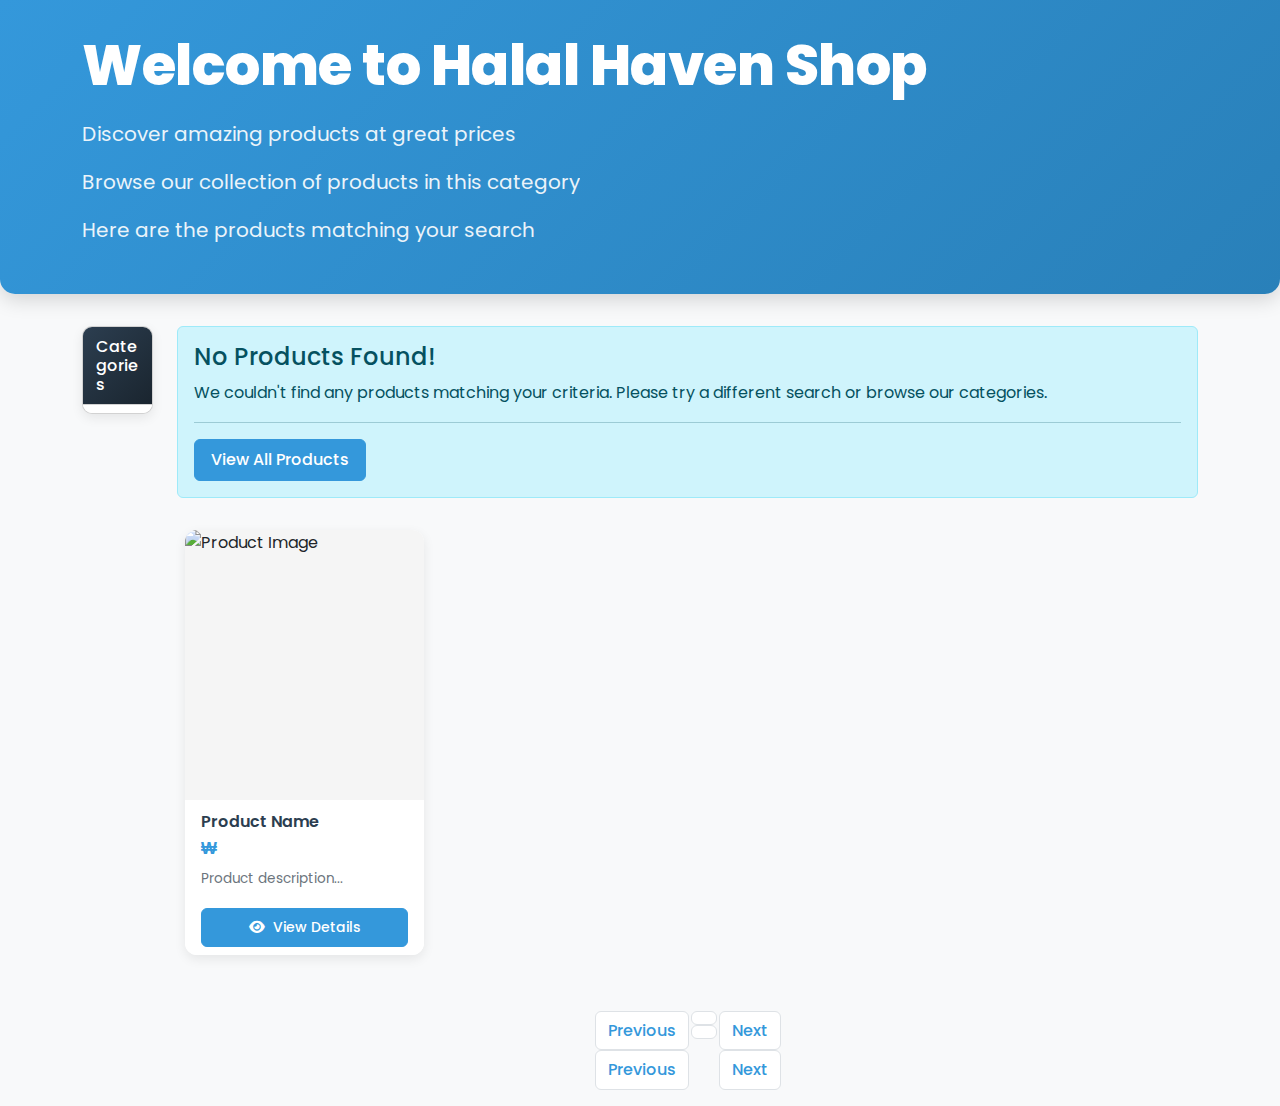
<file: src/main/resources/templates/index.html>
<!DOCTYPE html>
<html lang="en" xmlns:th="http://www.thymeleaf.org" xmlns:sec="http://www.thymeleaf.org/extras/spring-security">
<head>
    <meta charset="UTF-8">
    <meta name="viewport" content="width=device-width, initial-scale=1.0">

    <meta name="description" content="Halal Haven - Your one-stop shop for all halal products in South Korea. Browse our wide selection of quality products at great prices.">
    <meta name="keywords" content="halal, halal products, halal food, South Korea, online shopping, halal mart">
    <meta name="author" content="Halal Haven">
    <meta name="robots" content="index, follow">

    <meta property="og:title" content="Halal Haven - Online Shopping for Halal Products">
    <meta property="og:description" content="Your one-stop shop for all halal products in South Korea.">
    <meta property="og:image" content="https://halalhaven.kr/">
    <meta property="og:url" content="https://halalhaven.kr/">
    <meta property="og:type" content="website">

    <meta name="twitter:card" content="summary_large_image">
    <meta name="twitter:title" content="Halal Haven - Online Shopping for Halal Products">
    <meta name="twitter:description" content="Your one-stop shop for all halal products in South Korea.">
    <meta name="twitter:image" content="Customize Toolbar…">

    <title th:text="${title != null ? title + ' | HalaHaven' : 'HalaHaven - Online Shopping'}">Halal Haven - Mart</title>
    <link href="https://cdn.jsdelivr.net/npm/bootstrap@5.3.0/dist/css/bootstrap.min.css" rel="stylesheet">
    <link rel="stylesheet" href="https://cdnjs.cloudflare.com/ajax/libs/font-awesome/6.4.0/css/all.min.css">
    <link rel="preconnect" href="https://fonts.googleapis.com">
    <link rel="preconnect" href="https://fonts.gstatic.com" crossorigin>
    <link href="https://fonts.googleapis.com/css2?family=Poppins:wght@300;400;500;600;700&display=swap" rel="stylesheet">
    <link rel="stylesheet" th:href="@{/css/styles.css}">

    <!-- Favicon -->
    <link rel="icon" href="/favicon/favicon.ico" sizes="any">
    <link rel="icon" type="image/svg+xml" href="/favicon/favicon.svg">
    <link rel="icon" type="image/png" sizes="96x96" href="/favicon/favicon-96x96.png">
    <link rel="apple-touch-icon" sizes="180x180" href="/favicon/apple-touch-icon.png">
    <link rel="manifest" href="/favicon/site.webmanifest">

    <script type="application/ld+json">
        {
            "@context": "https://schema.org",
            "@type": "Organization",
            "name": "Halal Haven",
            "url": "https://halalhaven.kr",
            "logo": "https://halalhaven.kr/static/favicon/favicon.ico",
            "sameAs": [
                "https://www.facebook.com/halalhavenmartkorea",
                "https://www.facebook.com/halalhavenmartkorea"
            ]
        }
    </script>

    <style>
        body {
            font-family: 'Poppins', sans-serif;
            background-color: #f8f9fa;
            color: #333;
            line-height: 1.6;
        }
        /* Modern Navbar */
        .navbar {
            box-shadow: 0 4px 12px rgba(0,0,0,0.1);
            background: linear-gradient(135deg, #2c3e50 0%, #1a252f 100%);
            padding: 0.8rem 1rem;
        }
        .navbar-brand {
            font-weight: 700;
            letter-spacing: 0.5px;
            font-size: 1.5rem;
        }
        .nav-link {
            font-weight: 500;
            padding: 0.5rem 1rem;
            transition: all 0.3s ease;
        }
        .nav-link:hover {
            color: #3498db !important;
        }
        /* Enhanced Hero Section */
        .hero-section {
            background: linear-gradient(135deg, #3498db 0%, #2980b9 100%);
            padding: 2rem 0;
            margin-bottom: 2rem;
            border-radius: 0 0 15px 15px;
            box-shadow: 0 6px 20px rgba(0,0,0,0.15);
        }
        .hero-title {
            font-weight: 800;
            margin-bottom: 1.2rem;
            letter-spacing: -0.5px;
        }
        .hero-text {
            font-weight: 400;
            font-size: 1.25rem;
            opacity: 0.9;
        }
        /* Compact Category Sidebar */
        .category-sidebar {
            border-radius: 10px;
            overflow: hidden;
            box-shadow: 0 4px 12px rgba(0,0,0,0.08);
            font-size: 0.8rem;
            transition: all 0.3s ease;
        }
        .category-sidebar:hover {
            box-shadow: 0 6px 16px rgba(0,0,0,0.12);
        }
        .category-header {
            background: linear-gradient(135deg, #2c3e50 0%, #1a252f 100%);
            padding: 0.6rem 0.8rem;
        }
        .category-item {
            padding: 0.4rem 0.6rem;
            transition: all 0.2s ease;
            border-left: 3px solid transparent;
        }
        .category-item:hover {
            background-color: #f0f7ff;
            border-left: 3px solid #3498db;
        }
        .category-item a {
            color: #444;
            display: block;
            white-space: nowrap;
            overflow: hidden;
            text-overflow: ellipsis;
        }
        .category-item a:hover {
            color: #3498db;
        }
        /* Enhanced Product Cards */
        .product-card {
            border: none;
            border-radius: 12px;
            overflow: hidden;
            transition: all 0.3s ease;
            box-shadow: 0 4px 12px rgba(0,0,0,0.08);
            height: 100%;
            display: flex;
            flex-direction: column;
        }
        .product-card:hover {
            transform: translateY(-6px);
            box-shadow: 0 12px 24px rgba(0,0,0,0.15);
        }
        .product-image-container {
            height: 270px; /* Increased from 220px */
            min-height: 220px;
            max-height: 320px;
            overflow: hidden;
            display: flex;
            align-items: center;
            justify-content: center;
            background-color: #f5f5f5;
        }
        .product-image {
            width: 100%;
            height: 100%;
            object-fit: cover;
            transition: transform 0.6s ease;
        }
        .product-card:hover .product-image {
            transform: scale(1.08);
        }
        .card-body.p-3 {
            padding: 0.75rem 1rem !important;
            flex: 0 1 auto;
        }
        .card-title {
            font-size: 1rem;
            margin-bottom: 0.25rem;
            font-weight: 600;
            color: #2c3e50;
            white-space: nowrap;
            overflow: hidden;
            text-overflow: ellipsis;
        }
        .price {
            font-size: 1.05rem;
            font-weight: 700;
            color: #3498db;
            margin-bottom: 0.25rem;
        }
        .description {
            color: #6c757d;
            font-size: 0.85rem;
            line-height: 1.3;
            max-height: 2.6em;
            overflow: hidden;
            margin-bottom: 0.5rem;
        }
        .btn-primary {
            background-color: #3498db;
            border-color: #3498db;
            border-radius: 6px;
            font-weight: 500;
            padding: 0.5rem 1rem;
            transition: all 0.3s ease;
        }
        .btn-primary:hover {
            background-color: #2980b9;
            border-color: #2980b9;
            transform: translateY(-2px);
            box-shadow: 0 4px 8px rgba(0,0,0,0.1);
        }
        /* Modern Footer */
        .footer {
            background: linear-gradient(135deg, #2c3e50 0%, #1a252f 100%);
            padding: 2rem 0 1rem;
            margin-top: 3rem;
            border-radius: 15px 15px 0 0;
        }
        .footer h5 {
            font-weight: 700;
            margin-bottom: 1rem;
            color: #fff;
            letter-spacing: 0.5px;
        }
        .footer a {
            transition: all 0.3s ease;
            color: rgba(255,255,255,0.8) !important;
        }
        .footer a:hover {
            color: #3498db !important;
            text-decoration: none;
            transform: translateX(5px);
        }
        /* Modern Pagination */
        .pagination {
            margin-top: 2rem;
        }
        .pagination .page-link {
            color: #3498db;
            border-radius: 6px;
            margin: 0 3px;
            font-weight: 500;
            transition: all 0.3s ease;
        }
        .pagination .page-link:hover {
            background-color: #e9f5ff;
            transform: translateY(-2px);
        }
        .pagination .active .page-link {
            background-color: #3498db;
            border-color: #3498db;
            box-shadow: 0 4px 8px rgba(52, 152, 219, 0.3);
        }
        /* Responsive adjustments */
        @media (max-width: 992px) {
            .category-sidebar {
                margin-bottom: 1.5rem;
            }
        }

        /* Mobile search button styles */
        .mobile-search-btn {
            border: none;
            background: transparent;
            color: white;
            padding: 0.375rem 0.75rem;
            margin-right: 0.5rem;
        }

        .mobile-search-form {
            position: absolute;
            top: 100%;
            left: 0;
            right: 0;
            background-color: #343a40;
            padding: 10px;
            z-index: 1000;
            display: none;
        }

        .mobile-search-form.show {
            display: block;
        }
        @media (max-width: 576px) {
            .hero-section {
                display: none !important;
            }
            .mobile-categories {
                display: block !important;
                margin-bottom: 1rem;
            }
            .product-grid-mobile {
                display: grid !important;
                grid-template-columns: repeat(4, 1fr) !important;
                gap: 0.5rem !important;
            }
            .product-grid-mobile .col-lg-3,
            .product-grid-mobile .col-md-4,
            .product-grid-mobile .col-sm-6,
            .product-grid-mobile .mb-4 {
                width: 100% !important;
                max-width: 100% !important;
                flex: 1 0 0 !important;
                margin-bottom: 0 !important;
                padding: 0 !important;
            }
        }
        @media (min-width: 577px) {
            .mobile-categories {
                display: none !important;
            }
        }
        @import url('https://fonts.googleapis.com/css?family=Roboto:400,500,700|Open+Sans:400,600,700&display=swap');
        @media (max-width: 768px) {
            body, .product-card, .card-title, .price, .description, .btn {
                font-family: 'Roboto', 'Open Sans', Arial, sans-serif !important;
            }
            .hero-section, .mobile-categories, .category-sidebar {
                display: none !important;
            }
            .mobile-hamburger {
                display: flex !important;
                align-items: center;
                padding: 10px 0 10px 10px;
                background: #fff;
                position: sticky;
                top: 0;
                z-index: 1001;
            }
            .hamburger-btn {
                background: none;
                border: none;
                outline: none;
                cursor: pointer;
                padding: 0;
                margin-right: 10px;
            }
            .hamburger-icon {
                display: inline-block;
                width: 28px;
                height: 3px;
                background: #3498db;
                border-radius: 2px;
                position: relative;
            }
            .hamburger-icon::before, .hamburger-icon::after {
                content: '';
                position: absolute;
                left: 0;
                width: 28px;
                height: 3px;
                background: #3498db;
                border-radius: 2px;
                transition: 0.3s;
            }
            .hamburger-icon::before { top: -8px; }
            .hamburger-icon::after { top: 8px; }
            .mobile-category-menu {
                display: none;
                position: absolute;
                left: 10px;
                top: 45px;
                width: 90vw;
                max-width: 320px;
                background: #fff;
                box-shadow: 0 4px 16px rgba(0,0,0,0.12);
                border-radius: 8px;
                z-index: 1002;
                padding: 10px 0 10px 0;
            }
            .mobile-category-menu.show {
                display: block;
                animation: fadeIn 0.2s;
            }
            @keyframes fadeIn {
                from { opacity: 0; transform: translateY(-10px); }
                to { opacity: 1; transform: translateY(0); }
            }
            .product-grid-mobile {
                display: flex !important;
                flex-direction: column;
                align-items: center;
                gap: 16px !important;
                overflow-x: auto;
                scroll-behavior: smooth;
                padding-bottom: 10px;
            }
            .product-grid-mobile .col-lg-3,
            .product-grid-mobile .col-md-4,
            .product-grid-mobile .col-sm-6,
            .product-grid-mobile .mb-4 {
                width: 95vw !important;
                max-width: 500px !important;
                min-width: 0;
                height: auto !important;
                margin: 0 auto 0 auto !important;
                padding: 0 !important;
                display: flex;
                justify-content: center;
            }
            .product-card {
                width: 100% !important;
                height: auto !important;
                max-width: 500px;
                min-width: 0;
                margin: 0 auto;
                display: flex;
                flex-direction: column;
                align-items: stretch;
                justify-content: flex-start;
                box-shadow: 0 2px 8px rgba(52,152,219,0.10);
                border-radius: 12px;
                background: #fff;
                transition: transform 0.2s, box-shadow 0.2s;
                padding: 16px 12px 12px 12px;
            }
            .product-card:active, .product-card:hover {
                transform: scale(1.02);
                box-shadow: 0 8px 24px rgba(52,152,219,0.18);
            }
            .product-image-container {
                width: 100%;
                height: 220px !important;
                min-height: 180px;
                max-height: 250px;
                display: flex;
                align-items: center;
                justify-content: center;
                background: #f5f5f5;
                border-radius: 12px 12px 0 0;
                margin-bottom: 14px;
            }
            .product-image {
                width: 96%;
                height: 96%;
                object-fit: contain;
                display: block;
                margin: 0 auto;
            }
            .card-body.p-3 {
                width: 100%;
                padding: 0.7rem 0.5rem 0.5rem 0.5rem !important;
                text-align: center;
                flex: 0 1 auto;
            }
            .card-title {
                font-size: 1.1rem !important;
                font-weight: 700;
                color: #2c3e50;
                margin-bottom: 0.4rem;
                white-space: normal;
                overflow: hidden;
                text-overflow: ellipsis;
            }
            .price {
                font-size: 1rem !important;
                font-weight: 700;
                color: #3498db;
                margin-bottom: 0.3rem;
            }
            .description {
                color: #6c757d;
                font-size: 0.98rem !important;
                line-height: 1.4;
                max-height: 3.2em;
                overflow: hidden;
                margin-bottom: 0.7rem;
            }
            .card-footer {
                width: 100%;
                background: #fff;
                border-top: none;
                display: flex;
                justify-content: center;
                align-items: center;
                padding: 0.7rem 0;
            }
            .btn-primary.btn-sm.w-100, .view-details-btn {
                background: #3498db !important;
                color: #fff !important;
                border-radius: 20px !important;
                border: none !important;
                font-size: 1rem !important;
                font-weight: 600;
                padding: 0.7rem 1.2rem !important;
                margin: 0 auto;
                box-shadow: 0 2px 8px rgba(52,152,219,0.10);
                transition: background 0.2s, box-shadow 0.2s, transform 0.2s;
                display: block;
            }
            .btn-primary.btn-sm.w-100:hover, .view-details-btn:hover {
                background: #2176bd !important;
                color: #fff !important;
                box-shadow: 0 4px 16px rgba(52,152,219,0.18);
                transform: scale(1.05);
            }
        }
    </style>
</head>
<body>
    <!-- Navigation -->
    <div th:replace="fragments/header :: header"></div>

    <!-- Hero Section -->
    <div class="hero-section text-white">
        <div class="container">
            <h1 class="hero-title display-4" th:text="${title != null ? title : 'Welcome to Hala Haven Shop'}">Welcome to Halal Haven Shop</h1>
            <p class="hero-text" th:if="${title == 'Halal Products' || title == null}">Discover amazing products at great prices</p>
            <p class="hero-text" th:if="${title != null && title != 'Halal Products' && !title.startsWith('Search Results')}">Browse our collection of products in this category</p>
            <p class="hero-text" th:if="${title != null && title.startsWith('Search Results')}">Here are the products matching your search</p>
        </div>
    </div>
    <!-- Mobile Category Pills Bar (only visible on mobile) -->
    <div class="mobile-category-pills-bar d-block d-md-none shadow-sm" style="background:#fcfcfc; border-bottom:1px solid #eee; padding:0.5rem 0;">
        <div class="mobile-category-pills d-flex flex-nowrap overflow-auto px-2" style="gap:0.5rem;">
            <a th:href="@{/}" class="mobile-category-pill" th:classappend="${categoryId == null} ? 'active' : ''">All</a>
            <a th:each="category : ${categories}"
               th:href="@{'/category/' + ${category.categoryId}}"
               th:text="${category.categoryTitle}"
               class="mobile-category-pill"
               th:classappend="${categoryId == category.categoryId} ? 'active' : ''"></a>
        </div>
    </div>

    <!-- Main Content -->
    <div class="container">
        <div class="row">
            <!-- Sidebar - Smaller width with responsive behavior -->
            <div class="col-lg-1 col-md-2 col-sm-3 mb-4 d-none d-sm-block">
                <div class="card category-sidebar">
                    <div class="category-header text-white">
                        <h6 class="mb-0">Categories</h6>
                    </div>
                    <ul class="list-group list-group-flush">
                        <li class="list-group-item category-item p-1" th:each="category : ${categories}">
                            <a th:href="@{'/category/' + ${category.categoryId}}" class="text-decoration-none small" th:text="${category.categoryTitle}"></a>
                        </li>
                    </ul>
                </div>
            </div>

            <!-- Products Grid - Responsive width -->
            <div class="col-lg-11 col-md-10 col-sm-9 col-12">
                <!-- No Products Message -->
                <div class="alert alert-info" th:if="${products == null || products.isEmpty()}">
                    <h4 class="alert-heading">No Products Found!</h4>
                    <p>We couldn't find any products matching your criteria. Please try a different search or browse our categories.</p>
                    <hr>
                    <p class="mb-0">
                        <a href="/" class="btn btn-primary">View All Products</a>
                    </p>
                </div>

                <!-- Products Display -->
                <div class="row g-3 product-grid-mobile" style="margin:0;" th:if="${products != null && !products.isEmpty()}">
                    <!-- Product Card - Smaller grid for more products per row -->
                    <div class="col-lg-3 col-md-4 col-sm-6 mb-4" th:each="product : ${products}">
                        <a th:href="@{'/product/' + ${product.id}}" class="text-decoration-none">
                            <div class="card h-100 product-card">
                                <div class="product-image-container">
                                    <img th:src="@{'/api/v1/product/image/' + ${product.id}}" class="card-img-top product-image" alt="Product Image">
                                </div>
                                <div class="card-body p-3">
                                    <h5 class="card-title" th:text="${product.productName}">Product Name</h5>
                                    <div class="d-flex justify-content-between align-items-center mb-2">
                                        <p class="card-text price mb-0">₩ <span th:text="${product.productPrice}"></span></p>
                                        <!-- Removed product rating stars here -->
                                    </div>
                                    <p class="card-text description" th:text="${#strings.abbreviate(product.description, 70)}">Product description...</p>
                                </div>
                                <div class="card-footer bg-white border-top-0 d-flex justify-content-center">
                                    <span class="btn btn-primary btn-sm w-100"><i class="fas fa-eye me-1"></i> View Details</span>
                                </div>
                            </div>
                        </a>
                    </div>
                </div>

                <!-- Pagination -->
                <nav th:if="${totalPages > 1}">
                    <ul class="pagination justify-content-center">
                        <!-- Previous Button -->
                        <li class="page-item" th:classappend="${currentPage == 0} ? 'disabled' : ''">
                            <a class="page-link" th:if="${categoryId == null}" 
                               th:href="@{'/?pageNumber=' + ${currentPage - 1} + '&pageSize=' + ${pageSize}}">Previous</a>
                            <a class="page-link" th:if="${categoryId != null}" 
                               th:href="@{'/category/' + ${categoryId} + '?pageNumber=' + ${currentPage - 1} + '&pageSize=' + ${pageSize}}">Previous</a>
                        </li>

                        <!-- Page Numbers -->
                        <li class="page-item" th:each="i : ${#numbers.sequence(0, totalPages - 1)}" 
                            th:classappend="${currentPage == i} ? 'active' : ''">
                            <a class="page-link" th:if="${categoryId == null}" 
                               th:href="@{'/?pageNumber=' + ${i} + '&pageSize=' + ${pageSize}}" 
                               th:text="${i + 1}"></a>
                            <a class="page-link" th:if="${categoryId != null}" 
                               th:href="@{'/category/' + ${categoryId} + '?pageNumber=' + ${i} + '&pageSize=' + ${pageSize}}" 
                               th:text="${i + 1}"></a>
                        </li>

                        <!-- Next Button -->
                        <li class="page-item" th:classappend="${currentPage == totalPages - 1} ? 'disabled' : ''">
                            <a class="page-link" th:if="${categoryId == null}" 
                               th:href="@{'/?pageNumber=' + ${currentPage + 1} + '&pageSize=' + ${pageSize}}">Next</a>
                            <a class="page-link" th:if="${categoryId != null}" 
                               th:href="@{'/category/' + ${categoryId} + '?pageNumber=' + ${currentPage + 1} + '&pageSize=' + ${pageSize}}">Next</a>
                        </li>
                    </ul>
                </nav>
            </div>
        </div>
    </div>

    <!-- Footer -->
    <div th:replace="fragments/footer :: footer"></div>

    <script src="https://cdn.jsdelivr.net/npm/bootstrap@5.3.0/dist/js/bootstrap.bundle.min.js"></script>
    <script type="application/ld+json">
        {
            "@context": "https://schema.org",
            "@type": "Store",
            "name": "Halal Haven Mart",
            "description": "Your one-stop shop for all halal products in South Korea",
            "address": {
                "@type": "050090",
                "addressLocality": "Seoul",
                "addressCountry": "South Korea"
            },
            "telephone": "+8201031107599",
            "email": "koreahasan@gmail.com",
            "url": "https://halalhaven.kr/"
        }
    </script>

    <script>
        document.addEventListener('DOMContentLoaded', function() {
            const mobileSearchBtn = document.getElementById('mobileSearchBtn');
            const mobileSearchForm = document.getElementById('mobileSearchForm');

            if (mobileSearchBtn && mobileSearchForm) {
                mobileSearchBtn.addEventListener('click', function() {
                    mobileSearchForm.classList.toggle('show');
                });

                // Close search form when clicking outside
                document.addEventListener('click', function(event) {
                    if (!mobileSearchBtn.contains(event.target) && !mobileSearchForm.contains(event.target)) {
                        mobileSearchForm.classList.remove('show');
                    }
                });
            }
        });
    </script>
    <script>
        // Hamburger menu toggle for mobile categories
        document.addEventListener('DOMContentLoaded', function() {
            var toggleBtn = document.getElementById('categoryMenuToggle');
            var menu = document.getElementById('mobileCategoryMenu');
            if (toggleBtn && menu) {
                toggleBtn.addEventListener('click', function(e) {
                    e.stopPropagation();
                    menu.classList.toggle('show');
                });
                document.addEventListener('click', function(e) {
                    if (!menu.contains(e.target) && !toggleBtn.contains(e.target)) {
                        menu.classList.remove('show');
                    }
                });
            }
        });
    </script>
</body>
</html>
</file>
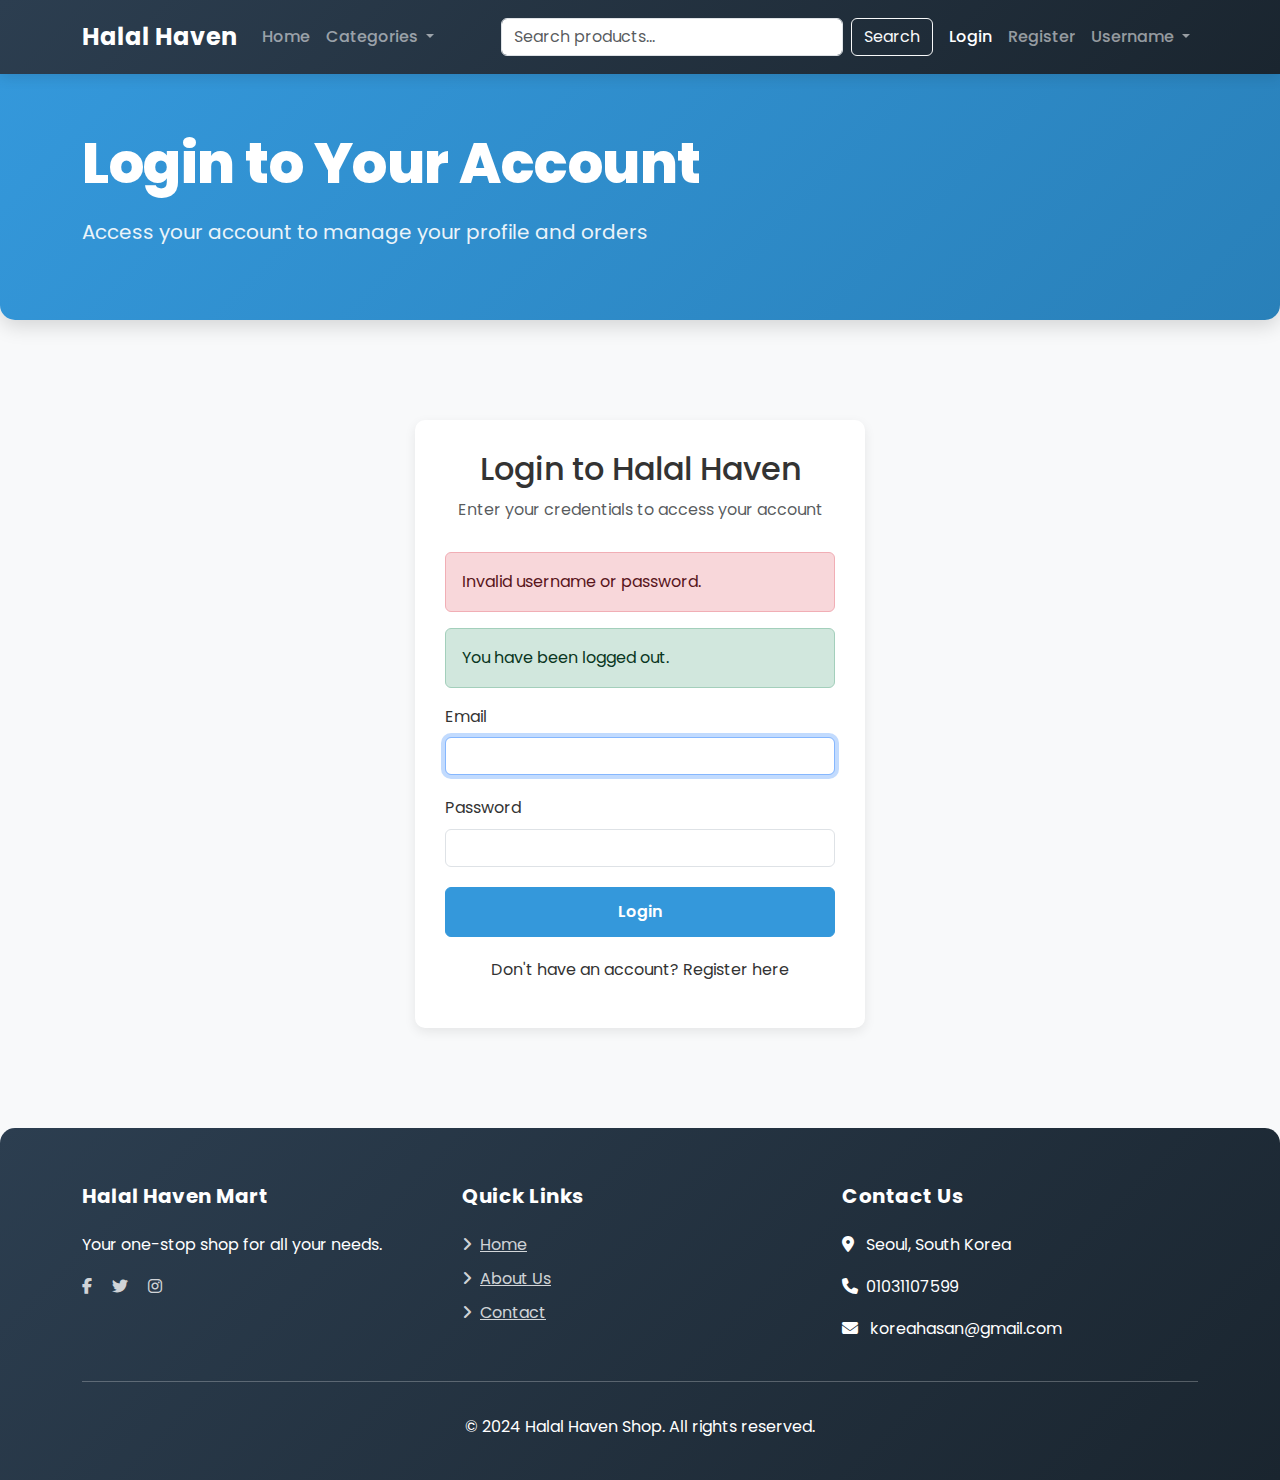
<file: src/main/resources/templates/login.html>
<!DOCTYPE html>
<html lang="en" xmlns:th="http://www.thymeleaf.org" xmlns:sec="http://www.thymeleaf.org/extras/spring-security">
<head>
    <meta charset="UTF-8">
    <meta name="viewport" content="width=device-width, initial-scale=1.0">
    <title>Login | HalalHaven</title>
    <link href="https://cdn.jsdelivr.net/npm/bootstrap@5.3.0/dist/css/bootstrap.min.css" rel="stylesheet">
    <link rel="stylesheet" href="https://cdnjs.cloudflare.com/ajax/libs/font-awesome/6.4.0/css/all.min.css">
    <link rel="preconnect" href="https://fonts.googleapis.com">
    <link rel="preconnect" href="https://fonts.gstatic.com" crossorigin>
    <link href="https://fonts.googleapis.com/css2?family=Poppins:wght@300;400;500;600;700&display=swap" rel="stylesheet">
    <link rel="stylesheet" th:href="@{/css/styles.css}">

    <!-- Favicon -->
    <link rel="icon" href="/favicon/favicon.ico" sizes="any">
    <link rel="icon" type="image/svg+xml" href="/favicon/favicon.svg">
    <link rel="icon" type="image/png" sizes="96x96" href="/favicon/favicon-96x96.png">
    <link rel="apple-touch-icon" sizes="180x180" href="/favicon/apple-touch-icon.png">
    <link rel="manifest" href="/favicon/site.webmanifest">
    <style>
        body {
            font-family: 'Poppins', sans-serif;
            background-color: #f8f9fa;
            color: #333;
            line-height: 1.6;
        }
        /* Modern Navbar */
        .navbar {
            box-shadow: 0 4px 12px rgba(0,0,0,0.1);
            background: linear-gradient(135deg, #2c3e50 0%, #1a252f 100%);
            padding: 0.8rem 1rem;
        }
        .navbar-brand {
            font-weight: 700;
            letter-spacing: 0.5px;
            font-size: 1.5rem;
        }
        .nav-link {
            font-weight: 500;
            padding: 0.5rem 1rem;
            transition: all 0.3s ease;
        }
        .nav-link:hover {
            color: #3498db !important;
        }
        /* Enhanced Hero Section */
        .hero-section {
            background: linear-gradient(135deg, #3498db 0%, #2980b9 100%);
            padding: 3.5rem 0;
            margin-bottom: 2.5rem;
            border-radius: 0 0 15px 15px;
            box-shadow: 0 6px 20px rgba(0,0,0,0.15);
        }
        .hero-title {
            font-weight: 800;
            margin-bottom: 1.2rem;
            letter-spacing: -0.5px;
        }
        .hero-text {
            font-weight: 400;
            font-size: 1.25rem;
            opacity: 0.9;
        }
        /* Modern Footer */
        .footer {
            background: linear-gradient(135deg, #2c3e50 0%, #1a252f 100%);
            padding: 3.5rem 0 1.5rem;
            margin-top: 4rem;
            border-radius: 15px 15px 0 0;
        }
        .footer h5 {
            font-weight: 700;
            margin-bottom: 1.5rem;
            color: #fff;
            letter-spacing: 0.5px;
        }
        .footer a {
            transition: all 0.3s ease;
            color: rgba(255,255,255,0.8) !important;
        }
        .footer a:hover {
            color: #3498db !important;
            text-decoration: none;
            transform: translateX(5px);
        }
        /* Button Styling */
        .btn-primary {
            background-color: #3498db;
            border-color: #3498db;
            border-radius: 6px;
            font-weight: 500;
            padding: 0.5rem 1rem;
            transition: all 0.3s ease;
        }
        .btn-primary:hover {
            background-color: #2980b9;
            border-color: #2980b9;
            transform: translateY(-2px);
            box-shadow: 0 4px 8px rgba(0,0,0,0.1);
        }
        /* Login specific styles */
        .login-container {
            max-width: 450px;
            margin: 100px auto;
            padding: 30px;
            border-radius: 10px;
            box-shadow: 0 4px 12px rgba(0,0,0,0.08);
            background-color: #fff;
            transition: all 0.3s ease;
        }
        .login-container:hover {
            box-shadow: 0 6px 16px rgba(0,0,0,0.12);
        }
        .login-header {
            text-align: center;
            margin-bottom: 30px;
        }
        .login-form .form-group {
            margin-bottom: 20px;
        }
        .login-form .btn-primary {
            width: 100%;
            padding: 12px;
            font-weight: 600;
        }
        .login-links {
            text-align: center;
            margin-top: 20px;
        }
        .login-links a {
            color: #3498db;
            transition: all 0.3s ease;
        }
        .login-links a:hover {
            color: #2980b9;
            text-decoration: none;
        }
    </style>
</head>
<body>
    <!-- Navigation -->
    <nav class="navbar navbar-expand-lg navbar-dark">
        <div class="container">
            <a class="navbar-brand" href="/">Halal Haven</a>
            <button class="navbar-toggler" type="button" data-bs-toggle="collapse" data-bs-target="#navbarNav">
                <span class="navbar-toggler-icon"></span>
            </button>
            <div class="collapse navbar-collapse" id="navbarNav">
                <ul class="navbar-nav me-auto">
                    <li class="nav-item">
                        <a class="nav-link" href="/">Home</a>
                    </li>
                    <li class="nav-item dropdown">
                        <a class="nav-link dropdown-toggle" href="#" id="navbarDropdown" role="button" data-bs-toggle="dropdown">
                            Categories
                        </a>
                        <ul class="dropdown-menu" aria-labelledby="navbarDropdown">
                            <li th:each="category : ${categories}">
                                <a class="dropdown-item" th:href="@{'/category/' + ${category.categoryId}}" th:text="${category.categoryTitle}"></a>
                            </li>
                        </ul>
                    </li>
                </ul>
                <form class="d-flex me-2" th:action="@{/search}" method="get">
                    <input class="form-control me-2" type="search" name="keyword" placeholder="Search products..." aria-label="Search" required>
                    <button class="btn btn-outline-light" type="submit">Search</button>
                </form>

                <!-- Authentication Links -->
                <ul class="navbar-nav">
                    <!-- Show these links when user is not authenticated -->
                    <li class="nav-item" sec:authorize="!isAuthenticated()">
                        <a class="nav-link active" th:href="@{/login}">Login</a>
                    </li>
                    <li class="nav-item" sec:authorize="!isAuthenticated()">
                        <a class="nav-link" th:href="@{/register}">Register</a>
                    </li>

                    <!-- Show these links when user is authenticated -->
                    <li class="nav-item dropdown" sec:authorize="isAuthenticated()">
                        <a class="nav-link dropdown-toggle" href="#" id="userDropdown" role="button" data-bs-toggle="dropdown">
                            <span sec:authentication="name">Username</span>
                        </a>
                        <ul class="dropdown-menu dropdown-menu-end" aria-labelledby="userDropdown">
                            <li sec:authorize="hasRole('ADMIN')">
                                <a class="dropdown-item" th:href="@{/admin}">Admin Dashboard</a>
                            </li>
                            <li>
                                <form th:action="@{/logout}" method="post">
                                    <button class="dropdown-item" type="submit">Logout</button>
                                </form>
                            </li>
                        </ul>
                    </li>
                </ul>
            </div>
        </div>
    </nav>

    <!-- Hero Section -->
    <div class="hero-section text-white">
        <div class="container">
            <h1 class="hero-title display-4">Login to Your Account</h1>
            <p class="hero-text">Access your account to manage your profile and orders</p>
        </div>
    </div>

    <!-- Login Form -->
    <div class="container">
        <div class="login-container">
            <div class="login-header">
                <h2>Login to Halal Haven</h2>
                <p class="text-muted">Enter your credentials to access your account</p>
            </div>

            <div th:if="${param.error}" class="alert alert-danger">
                Invalid username or password.
            </div>

            <div th:if="${param.logout}" class="alert alert-success">
                You have been logged out.
            </div>

            <form class="login-form" th:action="@{/login}" method="post">
                <div class="form-group">
                    <label for="username" class="form-label">Email</label>
                    <input type="email" id="username" name="username" class="form-control" required autofocus>
                </div>

                <div class="form-group">
                    <label for="password" class="form-label">Password</label>
                    <input type="password" id="password" name="password" class="form-control" required>
                </div>

                <button type="submit" class="btn btn-primary">Login</button>
            </form>

            <div class="login-links">
                <p>Don't have an account? <a th:href="@{/register}">Register here</a></p>
            </div>
        </div>
    </div>

    <!-- Footer -->
    <footer class="footer text-white">
        <div class="container">
            <div class="row">
                <div class="col-md-4">
                    <h5>Halal Haven Mart</h5>
                    <p>Your one-stop shop for all your needs.</p>
                    <div class="mt-3">
                        <a href="#" class="text-white me-3"><i class="fab fa-facebook-f"></i></a>
                        <a href="#" class="text-white me-3"><i class="fab fa-twitter"></i></a>
                        <a href="#" class="text-white me-3"><i class="fab fa-instagram"></i></a>
                    </div>
                </div>
                <div class="col-md-4">
                    <h5>Quick Links</h5>
                    <ul class="list-unstyled">
                        <li class="mb-2"><a href="/" class="text-white"><i class="fas fa-angle-right me-2"></i>Home</a></li>
                        <li class="mb-2"><a href="#" class="text-white"><i class="fas fa-angle-right me-2"></i>About Us</a></li>
                        <li class="mb-2"><a href="#" class="text-white"><i class="fas fa-angle-right me-2"></i>Contact</a></li>
                    </ul>
                </div>
                <div class="col-md-4">
                    <h5>Contact Us</h5>
                    <address>
                        <p><i class="fas fa-map-marker-alt me-2"></i> Seoul, South Korea</p>
                        <p><i class="fas fa-phone me-2"></i>01031107599</p>
                        <p><i class="fas fa-envelope me-2"></i> koreahasan@gmail.com</p>
                    </address>
                </div>
            </div>
            <hr class="mt-4">
            <div class="text-center py-3">
                <p class="mb-0">&copy; 2024 Halal Haven Shop. All rights reserved.</p>
            </div>
        </div>
    </footer>

    <script src="https://cdn.jsdelivr.net/npm/bootstrap@5.3.0/dist/js/bootstrap.bundle.min.js"></script>
</body>
</html>
</file>
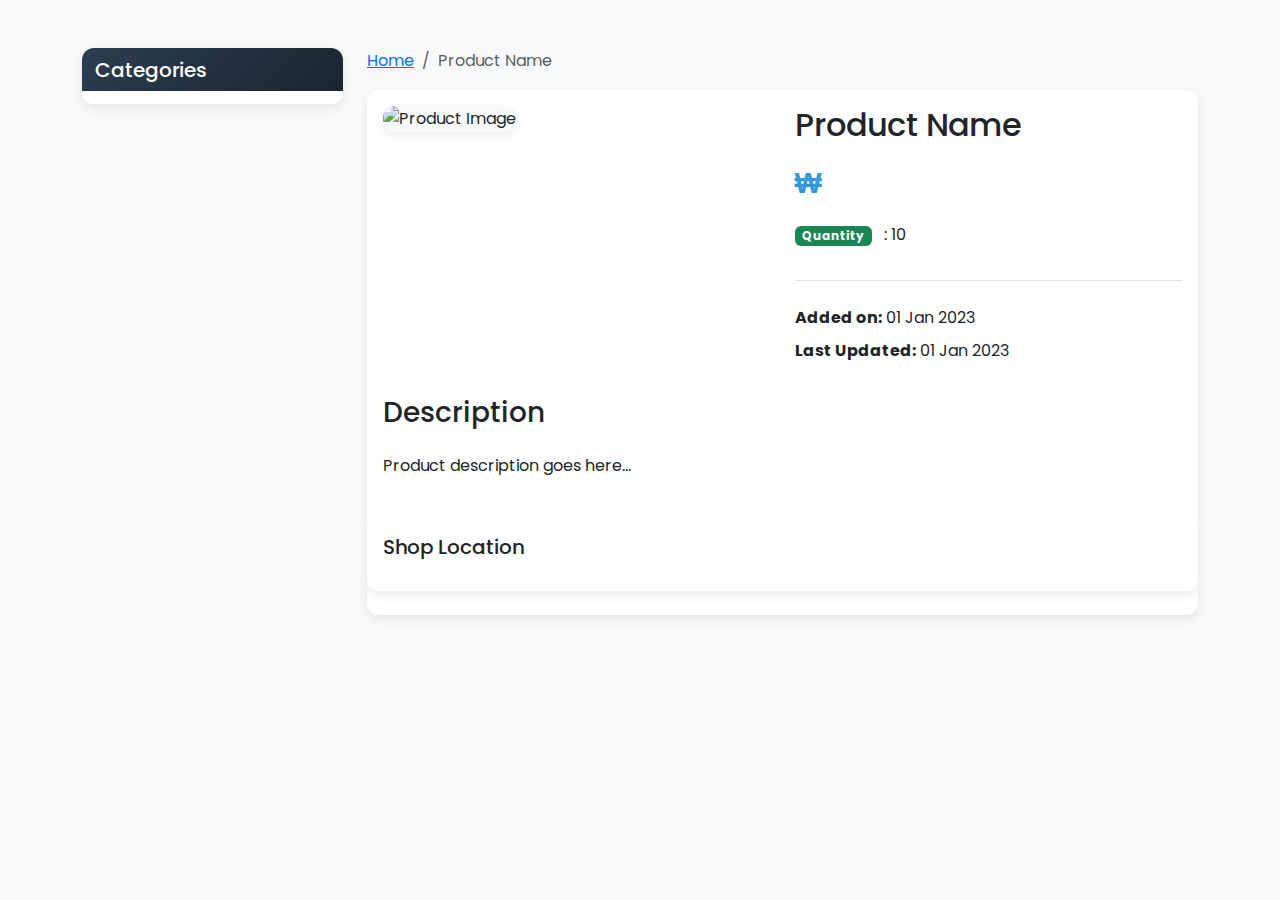
<file: src/main/resources/templates/product-detail.html>
<!DOCTYPE html>
<html lang="en" xmlns:th="http://www.thymeleaf.org" xmlns:sec="http://www.thymeleaf.org/extras/spring-security">
<head>
    <meta charset="UTF-8">
    <meta name="viewport" content="width=device-width, initial-scale=1.0">
    <title th:text="${title != null ? title + ' | HalalHaven' : 'Product Details | HalalHaven'}">Product Details | Halal Haven</title>
    <link href="https://cdn.jsdelivr.net/npm/bootstrap@5.3.0/dist/css/bootstrap.min.css" rel="stylesheet">
    <link rel="stylesheet" href="https://cdnjs.cloudflare.com/ajax/libs/font-awesome/6.4.0/css/all.min.css">
    <link rel="preconnect" href="https://fonts.googleapis.com">
    <link rel="preconnect" href="https://fonts.gstatic.com" crossorigin>
    <link href="https://fonts.googleapis.com/css2?family=Poppins:wght@300;400;500;600;700&display=swap" rel="stylesheet">
    <link rel="stylesheet" th:href="@{/css/styles.css}">

    <!-- Favicon -->
    <link rel="icon" href="/favicon/favicon.ico" sizes="any">
    <link rel="icon" type="image/svg+xml" href="/favicon/favicon.svg">
    <link rel="icon" type="image/png" sizes="96x96" href="/favicon/favicon-96x96.png">
    <link rel="apple-touch-icon" sizes="180x180" href="/favicon/apple-touch-icon.png">
    <link rel="manifest" href="/favicon/site.webmanifest">
    <style>
        body {
            font-family: 'Poppins', sans-serif;
            background-color: #f8f9fa;
            color: #333;
            line-height: 1.6;
        }
        /* Modern Navbar */
        .navbar {
            box-shadow: 0 4px 12px rgba(0,0,0,0.1);
            background: linear-gradient(135deg, #2c3e50 0%, #1a252f 100%);
            padding: 0.8rem 1rem;
        }
        .navbar-brand {
            font-weight: 700;
            letter-spacing: 0.5px;
            font-size: 1.5rem;
        }
        .nav-link {
            font-weight: 500;
            padding: 0.5rem 1rem;
            transition: all 0.3s ease;
        }
        .nav-link:hover {
            color: #3498db !important;
        }
        /* Enhanced Hero Section */
        .hero-section {
            background: linear-gradient(135deg, #3498db 0%, #2980b9 100%);
            padding: 3.5rem 0;
            margin-bottom: 2.5rem;
            border-radius: 0 0 15px 15px;
            box-shadow: 0 6px 20px rgba(0,0,0,0.15);
        }
        .hero-title {
            font-weight: 800;
            margin-bottom: 1.2rem;
            letter-spacing: -0.5px;
        }
        .hero-text {
            font-weight: 400;
            font-size: 1.25rem;
            opacity: 0.9;
        }
        /* Modern Footer */
        .footer {
            background: linear-gradient(135deg, #2c3e50 0%, #1a252f 100%);
            padding: 3.5rem 0 1.5rem;
            margin-top: 4rem;
            border-radius: 15px 15px 0 0;
        }
        .footer h5 {
            font-weight: 700;
            margin-bottom: 1.5rem;
            color: #fff;
            letter-spacing: 0.5px;
        }
        .footer a {
            transition: all 0.3s ease;
            color: rgba(255,255,255,0.8) !important;
        }
        .footer a:hover {
            color: #3498db !important;
            text-decoration: none;
            transform: translateX(5px);
        }
        /* Button Styling */
        .btn-primary {
            background-color: #3498db;
            border-color: #3498db;
            border-radius: 6px;
            font-weight: 500;
            padding: 0.5rem 1rem;
            transition: all 0.3s ease;
        }
        .btn-primary:hover {
            background-color: #2980b9;
            border-color: #2980b9;
            transform: translateY(-2px);
            box-shadow: 0 4px 8px rgba(0,0,0,0.1);
        }
        /* Category Sidebar */
        .category-sidebar {
            border-radius: 10px;
            overflow: hidden;
            box-shadow: 0 4px 12px rgba(0,0,0,0.08);
            transition: all 0.3s ease;
        }
        .category-sidebar:hover {
            box-shadow: 0 6px 16px rgba(0,0,0,0.12);
        }
        .category-header {
            background: linear-gradient(135deg, #2c3e50 0%, #1a252f 100%);
            padding: 0.6rem 0.8rem;
        }
        .category-item {
            padding: 0.4rem 0.6rem;
            transition: all 0.2s ease;
            border-left: 3px solid transparent;
        }
        .category-item:hover {
            background-color: #f0f7ff;
            border-left: 3px solid #3498db;
        }
        .category-item a {
            color: #444;
            display: block;
            white-space: nowrap;
            overflow: hidden;
            text-overflow: ellipsis;
        }
        .category-item a:hover {
            color: #3498db;
        }
        /* Product Detail Specific Styles */
        .product-detail-image {
            max-height: 400px;
            width: 100%;
            object-fit: contain;
            background-color: #f8f9fa;
            border-radius: 12px;
            box-shadow: 0 4px 12px rgba(0,0,0,0.08);
            transition: all 0.3s ease;
        }
        .product-detail-image:hover {
            box-shadow: 0 6px 16px rgba(0,0,0,0.12);
        }
        .product-price {
            font-size: 1.8rem;
            color: #3498db;
            font-weight: 800;
        }
        .product-description {
            margin-top: 1.5rem;
            line-height: 1.6;
        }
        .product-meta {
            margin-top: 1.5rem;
            padding-top: 1.5rem;
            border-top: 1px solid #dee2e6;
        }
        .product-meta p {
            margin-bottom: 0.5rem;
        }
        .action-buttons {
            margin-top: 2rem;
        }
        .action-buttons .btn {
            padding: 0.75rem 1.5rem;
            font-weight: 600;
        }
        .card {
            border: none;
            border-radius: 12px;
            overflow: hidden;
            transition: all 0.3s ease;
            box-shadow: 0 4px 12px rgba(0,0,0,0.08);
        }
        .card:hover {
            box-shadow: 0 6px 16px rgba(0,0,0,0.12);
        }
        .hero-section {
            display: none !important;
        }
        @media (max-width: 768px) {
            .hero-section,
            .category-sidebar {
                display: none !important;
            }
        }
    </style>
</head>
<body>
    <!-- Navigation -->
<!--    <div th:replace="fragments/header :: header"></div>-->

    <!-- Hero Section -->
    <div class="hero-section text-white">
        <div class="container">
            <h1 class="hero-title display-4" th:text="${product.productName}">Product Name</h1>
            <p class="hero-text">Detailed information about this product</p>
        </div>
    </div>

    <!-- Main Content -->
    <div class="container py-5">
        <div class="row">
            <!-- Sidebar - Smaller width with responsive behavior -->
            <div class="col-lg-3 mb-4">
                <div class="card category-sidebar">
                    <div class="category-header text-white">
                        <h5 class="mb-0">Categories</h5>
                    </div>
                    <ul class="list-group list-group-flush">
                        <li class="list-group-item category-item" th:each="category : ${categories}">
                            <a th:href="@{'/category/' + ${category.categoryId}}" class="text-decoration-none" th:text="${category.categoryTitle}"></a>
                        </li>
                    </ul>
                </div>
            </div>

            <!-- Product Detail -->
            <div class="col-lg-9">
                <nav aria-label="breadcrumb">
                    <ol class="breadcrumb">
                        <li class="breadcrumb-item"><a href="/">Home</a></li>
                        <li class="breadcrumb-item active" aria-current="page" th:text="${product.productName}">Product Name</li>
                    </ol>
                </nav>

                <div class="card">
                    <div class="card-body">
                        <div class="row">
                            <!-- Product Image -->
                            <div class="col-md-6 mb-4">
                                <img th:src="@{'/api/v1/product/image/' + ${product.id}}" class="product-detail-image" alt="Product Image">
                            </div>

                            <!-- Product Info -->
                            <div class="col-md-6">
                                <h1 class="h2 mb-3" th:text="${product.productName}">Product Name</h1>
                                <div class="product-price mb-3">₩<span th:text="${product.productPrice}"></span></div>

                                <div class="mb-3">
                                    <span class="badge bg-success">Quantity </span>
                                    <span class="ms-2"> : <span th:text="${product.quantity}">10</span></span>
                                </div>

                                <div class="action-buttons">
<!--                                    <button class="btn btn-primary me-2">-->
<!--                                        <i class="fas fa-shopping-cart me-2"></i> Add to Cart-->
<!--                                    </button>-->
<!--                                    <button class="btn btn-outline-secondary">-->
<!--                                        <i class="fas fa-heart me-2"></i> Add to Wishlist-->
<!--                                    </button>-->
                                </div>

                                <div class="product-meta">
                                    <p><strong>Added on:</strong> <span th:text="${#dates.format(product.createdAt, 'dd MMM yyyy')}">01 Jan 2023</span></p>
                                    <p th:if="${product.updatedAt != null}"><strong>Last Updated:</strong> <span th:text="${#dates.format(product.updatedAt, 'dd MMM yyyy')}">01 Jan 2023</span></p>
                                </div>
                            </div>
                        </div>

                        <!-- Product Description -->
                        <div class="row mt-4">
                            <div class="col-12">
                                <h3>Description</h3>
                                <div class="product-description" id="productDescription" th:text="${product.description}">
                                    Product description goes here...
                                </div>
                                <script>
                                    // Function to convert URLs to clickable links
                                    document.addEventListener('DOMContentLoaded', function() {
                                        const descriptionElement = document.getElementById('productDescription');
                                        if (descriptionElement) {
                                            let text = descriptionElement.textContent;

                                            // Regular expression to match URLs, emails and phone numbers
                                            const urlRegex = /(https?:\/\/[^\s]+)/g;
                                            const emailRegex = /([a-zA-Z0-9._%+-]+@[a-zA-Z0-9.-]+\.[a-zA-Z]{2,})/g;
                                            const phoneRegex = /(\+?[0-9]{10,})/g;

                                            // Replace URLs with clickable links
                                            text = text.replace(urlRegex, function(url) {
                                                return '<a href="' + url + '" target="_blank">' + url + '</a>';
                                            });

                                            // Replace emails with mailto links
                                            text = text.replace(emailRegex, function(email) {
                                                return '<a href="mailto:' + email + '">' + email + '</a>';
                                            });

                                            // Replace phone numbers with tel links
                                            text = text.replace(phoneRegex, function(phone) {
                                                return '<a href="tel:' + phone + '">' + phone + '</a>';
                                            });

                                            // Update the HTML
                                            descriptionElement.innerHTML = text;
                                        }
                                    });
                                </script>
                            </div>
                        </div>
                    </div>
                    <!-- Kakao Map Section -->
                    <div class="row mt-4">
                        <div class="col-12">
                            <div class="card mb-4">
                                <div class="card-body">
                                    <h5 class="mb-3">Shop Location</h5>
                                    <!-- * 카카오맵 - 지도퍼가기 -->
                                    <!-- 1. 지도 노드 -->
                                    <div id="daumRoughmapContainer1752674164740" class="root_daum_roughmap root_daum_roughmap_landing"></div>
                                    <!-- 2. 설치 스크립트 (only once per page) -->
                                    <script charset="UTF-8" class="daum_roughmap_loader_script" src="https://ssl.daumcdn.net/dmaps/map_js_init/roughmapLoader.js"></script>
                                    <!-- 3. 실행 스크립트 -->
                                    <script charset="UTF-8">
                                        new daum.roughmap.Lander({
                                            "timestamp" : "1752674164740",
                                            "key" : "5qohbitochn",
                                            "mapWidth" : "100%",
                                            "mapHeight" : "360"
                                        }).render();
                                    </script>
                                </div>
                            </div>
                        </div>
                    </div>
                </div>
            </div>
        </div>
    </div>

    <!-- Footer -->
    <div th:replace="fragments/footer :: footer"></div>

    <script src="https://cdn.jsdelivr.net/npm/bootstrap@5.3.0/dist/js/bootstrap.bundle.min.js"></script>
</body>
</html>
</file>
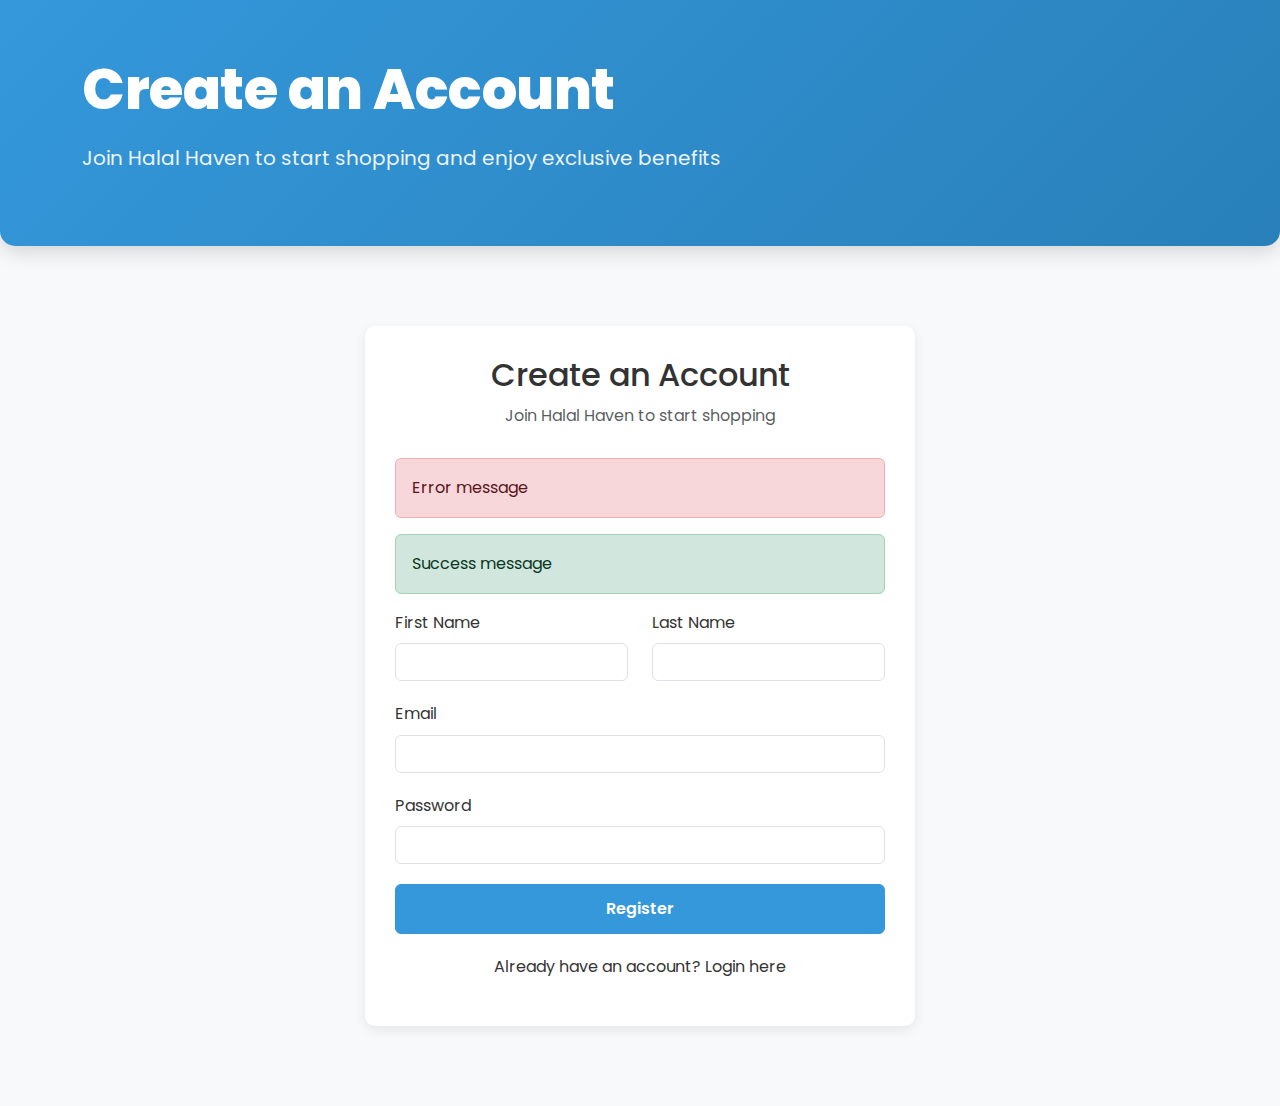
<file: src/main/resources/templates/register.html>
<!DOCTYPE html>
<html lang="en" xmlns:th="http://www.thymeleaf.org" xmlns:sec="http://www.thymeleaf.org/extras/spring-security">
<head>
    <meta charset="UTF-8">
    <meta name="viewport" content="width=device-width, initial-scale=1.0">
    <title>Register | HalalHaven</title>
    <link href="https://cdn.jsdelivr.net/npm/bootstrap@5.3.0/dist/css/bootstrap.min.css" rel="stylesheet">
    <link rel="stylesheet" href="https://cdnjs.cloudflare.com/ajax/libs/font-awesome/6.4.0/css/all.min.css">
    <link rel="preconnect" href="https://fonts.googleapis.com">
    <link rel="preconnect" href="https://fonts.gstatic.com" crossorigin>
    <link href="https://fonts.googleapis.com/css2?family=Poppins:wght@300;400;500;600;700&display=swap" rel="stylesheet">
    <link rel="stylesheet" th:href="@{/css/styles.css}">

    <!-- Favicon -->
    <link rel="icon" href="/favicon/favicon.ico" sizes="any">
    <link rel="icon" type="image/svg+xml" href="/favicon/favicon.svg">
    <link rel="icon" type="image/png" sizes="96x96" href="/favicon/favicon-96x96.png">
    <link rel="apple-touch-icon" sizes="180x180" href="/favicon/apple-touch-icon.png">
    <link rel="manifest" href="/favicon/site.webmanifest">
    <style>
        body {
            font-family: 'Poppins', sans-serif;
            background-color: #f8f9fa;
            color: #333;
            line-height: 1.6;
        }
        /* Modern Navbar */
        .navbar {
            box-shadow: 0 4px 12px rgba(0,0,0,0.1);
            background: linear-gradient(135deg, #2c3e50 0%, #1a252f 100%);
            padding: 0.8rem 1rem;
        }
        .navbar-brand {
            font-weight: 700;
            letter-spacing: 0.5px;
            font-size: 1.5rem;
        }
        .nav-link {
            font-weight: 500;
            padding: 0.5rem 1rem;
            transition: all 0.3s ease;
        }
        .nav-link:hover {
            color: #3498db !important;
        }
        /* Enhanced Hero Section */
        .hero-section {
            background: linear-gradient(135deg, #3498db 0%, #2980b9 100%);
            padding: 3.5rem 0;
            margin-bottom: 2.5rem;
            border-radius: 0 0 15px 15px;
            box-shadow: 0 6px 20px rgba(0,0,0,0.15);
        }
        .hero-title {
            font-weight: 800;
            margin-bottom: 1.2rem;
            letter-spacing: -0.5px;
        }
        .hero-text {
            font-weight: 400;
            font-size: 1.25rem;
            opacity: 0.9;
        }
        /* Modern Footer */
        .footer {
            background: linear-gradient(135deg, #2c3e50 0%, #1a252f 100%);
            padding: 3.5rem 0 1.5rem;
            margin-top: 4rem;
            border-radius: 15px 15px 0 0;
        }
        .footer h5 {
            font-weight: 700;
            margin-bottom: 1.5rem;
            color: #fff;
            letter-spacing: 0.5px;
        }
        .footer a {
            transition: all 0.3s ease;
            color: rgba(255,255,255,0.8) !important;
        }
        .footer a:hover {
            color: #3498db !important;
            text-decoration: none;
            transform: translateX(5px);
        }
        /* Button Styling */
        .btn-primary {
            background-color: #3498db;
            border-color: #3498db;
            border-radius: 6px;
            font-weight: 500;
            padding: 0.5rem 1rem;
            transition: all 0.3s ease;
        }
        .btn-primary:hover {
            background-color: #2980b9;
            border-color: #2980b9;
            transform: translateY(-2px);
            box-shadow: 0 4px 8px rgba(0,0,0,0.1);
        }
        /* Register specific styles */
        .register-container {
            max-width: 550px;
            margin: 80px auto;
            padding: 30px;
            border-radius: 10px;
            box-shadow: 0 4px 12px rgba(0,0,0,0.08);
            background-color: #fff;
            transition: all 0.3s ease;
        }
        .register-container:hover {
            box-shadow: 0 6px 16px rgba(0,0,0,0.12);
        }
        .register-header {
            text-align: center;
            margin-bottom: 30px;
        }
        .register-form .form-group {
            margin-bottom: 20px;
        }
        .register-form .btn-primary {
            width: 100%;
            padding: 12px;
            font-weight: 600;
        }
        .register-links {
            text-align: center;
            margin-top: 20px;
        }
        .register-links a {
            color: #3498db;
            transition: all 0.3s ease;
        }
        .register-links a:hover {
            color: #2980b9;
            text-decoration: none;
        }
    </style>
</head>
<body>
    <!-- Navigation -->
<!--    <div th:replace="fragments/header :: header"></div>-->

    <!-- Hero Section -->
    <div class="hero-section text-white">
        <div class="container">
            <h1 class="hero-title display-4">Create an Account</h1>
            <p class="hero-text">Join Halal Haven to start shopping and enjoy exclusive benefits</p>
        </div>
    </div>

    <!-- Registration Form -->
    <div class="container">
        <div class="register-container">
            <div class="register-header">
                <h2>Create an Account</h2>
                <p class="text-muted">Join Halal Haven to start shopping</p>
            </div>

            <div th:if="${error}" class="alert alert-danger" th:text="${error}">
                Error message
            </div>

            <div th:if="${success}" class="alert alert-success" th:text="${success}">
                Success message
            </div>

            <form class="register-form" th:action="@{/register}" method="post" th:object="${user}">
                <div class="row">
                    <div class="col-md-6">
                        <div class="form-group">
                            <label for="firstName" class="form-label">First Name</label>
                            <input type="text" id="firstName" name="firstName" class="form-control" th:field="*{firstName}" required>
                        </div>
                    </div>
                    <div class="col-md-6">
                        <div class="form-group">
                            <label for="lastName" class="form-label">Last Name</label>
                            <input type="text" id="lastName" name="lastName" class="form-control" th:field="*{lastName}" required>
                        </div>
                    </div>
                </div>

                <div class="form-group">
                    <label for="email" class="form-label">Email</label>
                    <input type="email" id="email" name="email" class="form-control" th:field="*{email}" required>
                </div>

                <div class="form-group">
                    <label for="password" class="form-label">Password</label>
                    <input type="password" id="password" name="password" class="form-control" th:field="*{password}" required>
                </div>

                <button type="submit" class="btn btn-primary">Register</button>
            </form>

            <div class="register-links">
                <p>Already have an account? <a th:href="@{/login}">Login here</a></p>
            </div>
        </div>
    </div>

    <!-- Footer -->
    <div th:replace="fragments/footer :: footer"></div>

    <script src="https://cdn.jsdelivr.net/npm/bootstrap@5.3.0/dist/js/bootstrap.bundle.min.js"></script>
</body>
</html>
</file>
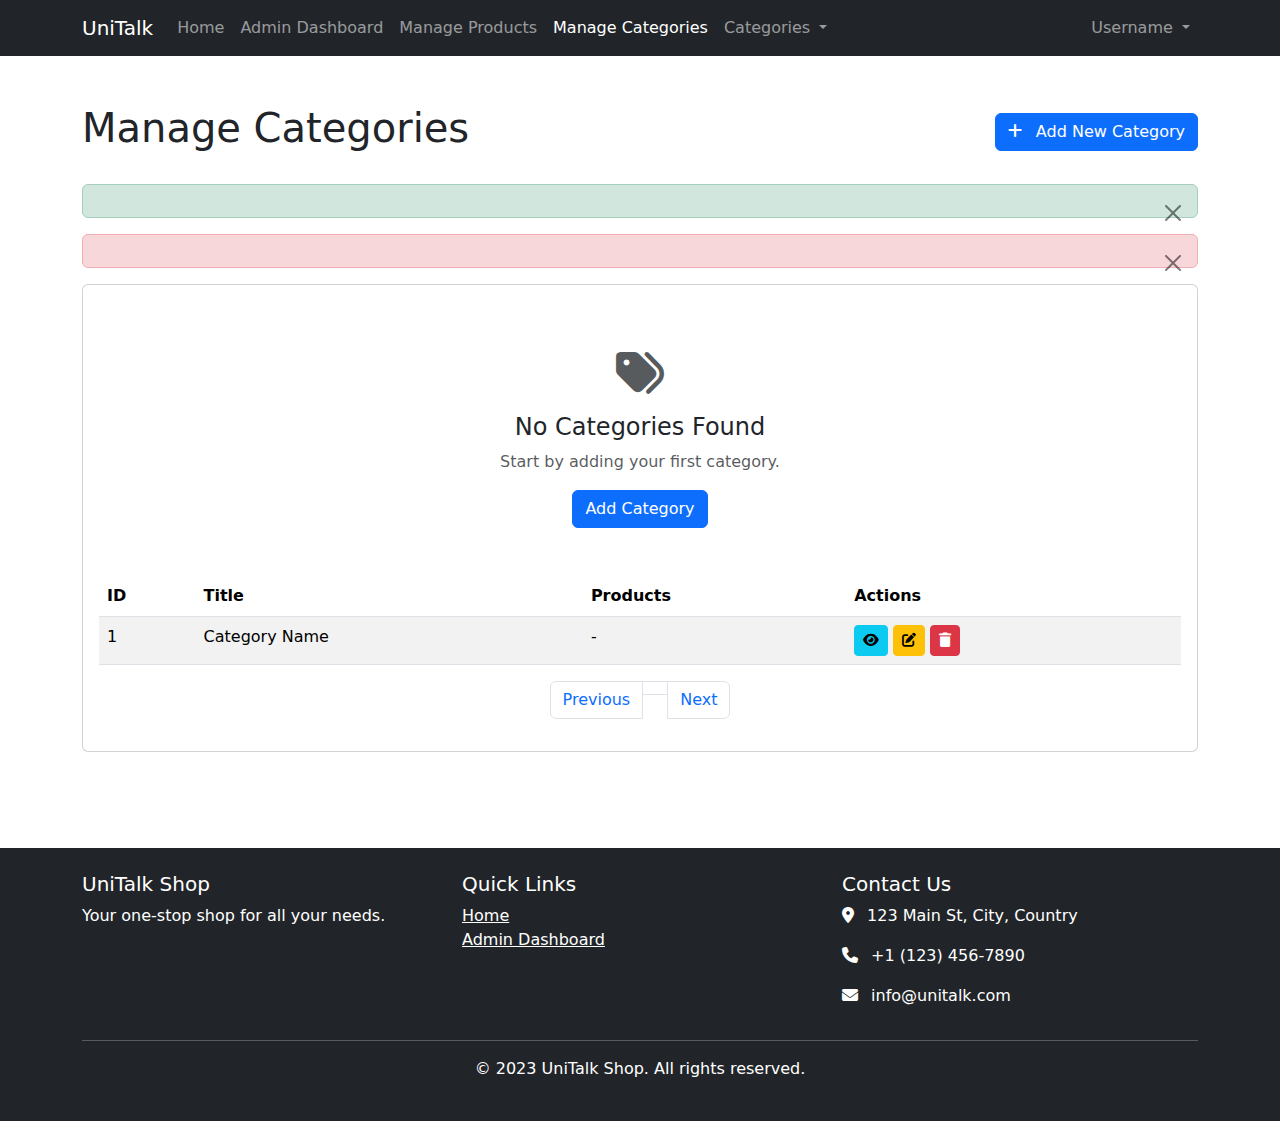
<file: src/main/resources/templates/admin/categories.html>
<!DOCTYPE html>
<html lang="en" xmlns:th="http://www.thymeleaf.org" xmlns:sec="http://www.thymeleaf.org/extras/spring-security">
<head>
    <meta charset="UTF-8">
    <meta name="viewport" content="width=device-width, initial-scale=1.0">
    <title>Manage Categories | Admin Dashboard</title>
    <link href="https://cdn.jsdelivr.net/npm/bootstrap@5.3.0/dist/css/bootstrap.min.css" rel="stylesheet">
    <link rel="stylesheet" href="https://cdnjs.cloudflare.com/ajax/libs/font-awesome/6.4.0/css/all.min.css">
    <link rel="stylesheet" th:href="@{/css/styles.css}">
    <style>
        .table-actions .btn {
            padding: 0.25rem 0.5rem;
            font-size: 0.875rem;
        }
    </style>
</head>
<body>
    <!-- Navigation -->
    <nav class="navbar navbar-expand-lg navbar-dark bg-dark">
        <div class="container">
            <a class="navbar-brand" href="/">UniTalk</a>
            <button class="navbar-toggler" type="button" data-bs-toggle="collapse" data-bs-target="#navbarNav">
                <span class="navbar-toggler-icon"></span>
            </button>
            <div class="collapse navbar-collapse" id="navbarNav">
                <ul class="navbar-nav me-auto">
                    <li class="nav-item">
                        <a class="nav-link" href="/">Home</a>
                    </li>
                    <li class="nav-item">
                        <a class="nav-link" th:href="@{/admin}">Admin Dashboard</a>
                    </li>
                    <li class="nav-item">
                        <a class="nav-link" th:href="@{/admin/products}">Manage Products</a>
                    </li>
                    <li class="nav-item">
                        <a class="nav-link active" th:href="@{/admin/categories}">Manage Categories</a>
                    </li>
                    <li class="nav-item dropdown">
                        <a class="nav-link dropdown-toggle" href="#" id="navbarDropdown" role="button" data-bs-toggle="dropdown">
                            Categories
                        </a>
                        <ul class="dropdown-menu" aria-labelledby="navbarDropdown">
                            <li th:each="category : ${categories}">
                                <a class="dropdown-item" th:href="@{'/category/' + ${category.categoryId}}" th:text="${category.categoryTitle}"></a>
                            </li>
                        </ul>
                    </li>
                </ul>

                <!-- Authentication Links -->
                <ul class="navbar-nav">
                    <!-- Show these links when user is authenticated -->
                    <li class="nav-item dropdown" sec:authorize="isAuthenticated()">
                        <a class="nav-link dropdown-toggle" href="#" id="userDropdown" role="button" data-bs-toggle="dropdown">
                            <span sec:authentication="name">Username</span>
                        </a>
                        <ul class="dropdown-menu dropdown-menu-end" aria-labelledby="userDropdown">
                            <li>
                                <form th:action="@{/logout}" method="post">
                                    <button class="dropdown-item" type="submit">Logout</button>
                                </form>
                            </li>
                        </ul>
                    </li>
                </ul>
            </div>
        </div>
    </nav>

    <!-- Main Content -->
    <div class="container py-5">
        <div class="d-flex justify-content-between align-items-center mb-4">
            <h1>Manage Categories</h1>
            <a th:href="@{/admin/categories/new}" class="btn btn-primary">
                <i class="fas fa-plus me-2"></i> Add New Category
            </a>
        </div>

        <!-- Alert Messages -->
        <div th:if="${success}" class="alert alert-success alert-dismissible fade show" role="alert">
            <span th:text="${success}"></span>
            <button type="button" class="btn-close" data-bs-dismiss="alert" aria-label="Close"></button>
        </div>

        <div th:if="${error}" class="alert alert-danger alert-dismissible fade show" role="alert">
            <span th:text="${error}"></span>
            <button type="button" class="btn-close" data-bs-dismiss="alert" aria-label="Close"></button>
        </div>

        <!-- Categories Table -->
        <div class="card">
            <div class="card-body">
                <div th:if="${categories.isEmpty()}" class="text-center py-5">
                    <i class="fas fa-tags fa-3x text-muted mb-3"></i>
                    <h4>No Categories Found</h4>
                    <p class="text-muted">Start by adding your first category.</p>
                    <a th:href="@{/admin/categories/new}" class="btn btn-primary">Add Category</a>
                </div>

                <div th:if="${!categories.isEmpty()}" class="table-responsive">
                    <table class="table table-striped table-hover">
                        <thead>
                            <tr>
                                <th>ID</th>
                                <th>Title</th>
                                <th>Products</th>
                                <th>Actions</th>
                            </tr>
                        </thead>
                        <tbody>
                            <tr th:each="category : ${categories}">
                                <td th:text="${category.categoryId}">1</td>
                                <td th:text="${category.categoryTitle}">Category Name</td>
                                <td>-</td>
                                <td class="table-actions">
                                    <a th:href="@{'/category/' + ${category.categoryId}}" class="btn btn-sm btn-info" title="View">
                                        <i class="fas fa-eye"></i>
                                    </a>
                                    <a th:href="@{'/admin/categories/' + ${category.categoryId} + '/edit'}" class="btn btn-sm btn-warning" title="Edit">
                                        <i class="fas fa-edit"></i>
                                    </a>
                                    <a th:href="@{'/admin/categories/' + ${category.categoryId} + '/delete'}" class="btn btn-sm btn-danger" 
                                       onclick="return confirm('Are you sure you want to delete this category? This will also delete all products in this category.')" title="Delete">
                                        <i class="fas fa-trash"></i>
                                    </a>
                                </td>
                            </tr>
                        </tbody>
                    </table>
                </div>

                <!-- Pagination -->
                <nav th:if="${totalPages > 1}">
                    <ul class="pagination justify-content-center">
                        <!-- Previous Button -->
                        <li class="page-item" th:classappend="${currentPage == 0} ? 'disabled' : ''">
                            <a class="page-link" th:href="@{'/admin/categories?pageNumber=' + ${currentPage - 1} + '&pageSize=' + ${pageSize}}">Previous</a>
                        </li>

                        <!-- Page Numbers -->
                        <li class="page-item" th:each="i : ${#numbers.sequence(0, totalPages - 1)}" 
                            th:classappend="${currentPage == i} ? 'active' : ''">
                            <a class="page-link" th:href="@{'/admin/categories?pageNumber=' + ${i} + '&pageSize=' + ${pageSize}}" 
                               th:text="${i + 1}"></a>
                        </li>

                        <!-- Next Button -->
                        <li class="page-item" th:classappend="${currentPage == totalPages - 1} ? 'disabled' : ''">
                            <a class="page-link" th:href="@{'/admin/categories?pageNumber=' + ${currentPage + 1} + '&pageSize=' + ${pageSize}}">Next</a>
                        </li>
                    </ul>
                </nav>
            </div>
        </div>
    </div>

    <!-- Footer -->
    <footer class="bg-dark text-white py-4 mt-5">
        <div class="container">
            <div class="row">
                <div class="col-md-4">
                    <h5>UniTalk Shop</h5>
                    <p>Your one-stop shop for all your needs.</p>
                </div>
                <div class="col-md-4">
                    <h5>Quick Links</h5>
                    <ul class="list-unstyled">
                        <li><a href="/" class="text-white">Home</a></li>
                        <li><a th:href="@{/admin}" class="text-white">Admin Dashboard</a></li>
                    </ul>
                </div>
                <div class="col-md-4">
                    <h5>Contact Us</h5>
                    <address>
                        <p><i class="fas fa-map-marker-alt me-2"></i> 123 Main St, City, Country</p>
                        <p><i class="fas fa-phone me-2"></i> +1 (123) 456-7890</p>
                        <p><i class="fas fa-envelope me-2"></i> info@unitalk.com</p>
                    </address>
                </div>
            </div>
            <hr>
            <div class="text-center">
                <p>&copy; 2023 UniTalk Shop. All rights reserved.</p>
            </div>
        </div>
    </footer>

    <script src="https://cdn.jsdelivr.net/npm/bootstrap@5.3.0/dist/js/bootstrap.bundle.min.js"></script>
</body>
</html>
</file>
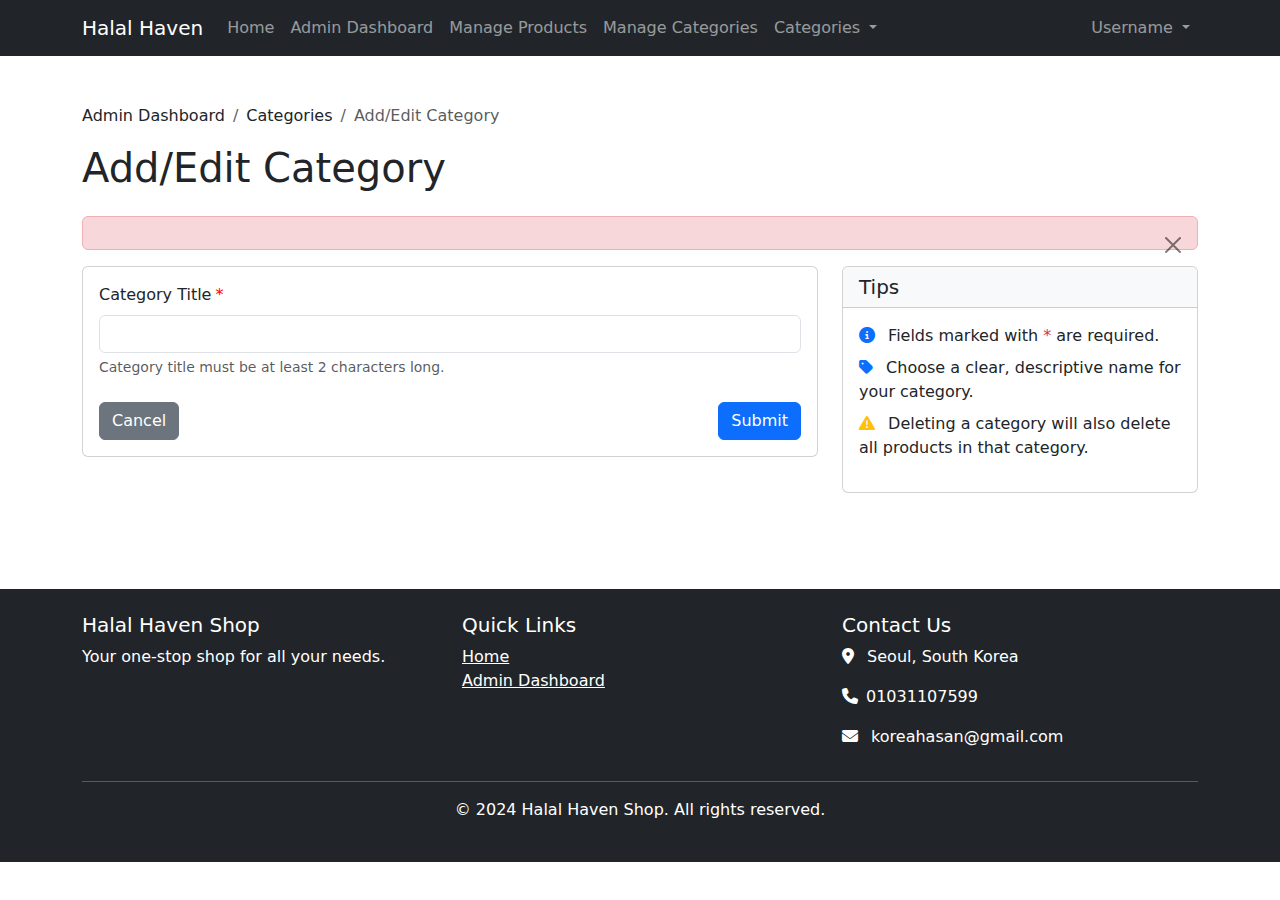
<file: src/main/resources/templates/admin/category-form.html>
<!DOCTYPE html>
<html lang="en" xmlns:th="http://www.thymeleaf.org" xmlns:sec="http://www.thymeleaf.org/extras/spring-security">
<head>
    <meta charset="UTF-8">
    <meta name="viewport" content="width=device-width, initial-scale=1.0">
    <title th:text="${isEdit ? 'Edit Category' : 'Add New Category'} + ' | Admin Dashboard'">Add/Edit Category | Admin Dashboard</title>
    <link href="https://cdn.jsdelivr.net/npm/bootstrap@5.3.0/dist/css/bootstrap.min.css" rel="stylesheet">
    <link rel="stylesheet" href="https://cdnjs.cloudflare.com/ajax/libs/font-awesome/6.4.0/css/all.min.css">
    <link rel="stylesheet" th:href="@{/css/styles.css}">
    <style>
        .required-field::after {
            content: "*";
            color: red;
            margin-left: 4px;
        }
    </style>
</head>
<body>
    <!-- Navigation -->
    <nav class="navbar navbar-expand-lg navbar-dark bg-dark">
        <div class="container">
            <a class="navbar-brand" href="/">Halal Haven</a>
            <button class="navbar-toggler" type="button" data-bs-toggle="collapse" data-bs-target="#navbarNav">
                <span class="navbar-toggler-icon"></span>
            </button>
            <div class="collapse navbar-collapse" id="navbarNav">
                <ul class="navbar-nav me-auto">
                    <li class="nav-item">
                        <a class="nav-link" href="/">Home</a>
                    </li>
                    <li class="nav-item">
                        <a class="nav-link" th:href="@{/admin}">Admin Dashboard</a>
                    </li>
                    <li class="nav-item">
                        <a class="nav-link" th:href="@{/admin/products}">Manage Products</a>
                    </li>
                    <li class="nav-item">
                        <a class="nav-link" th:href="@{/admin/categories}">Manage Categories</a>
                    </li>
                    <li class="nav-item dropdown">
                        <a class="nav-link dropdown-toggle" href="#" id="navbarDropdown" role="button" data-bs-toggle="dropdown">
                            Categories
                        </a>
                        <ul class="dropdown-menu" aria-labelledby="navbarDropdown">
                            <li th:each="category : ${categories}">
                                <a class="dropdown-item" th:href="@{'/category/' + ${category.categoryId}}" th:text="${category.categoryTitle}"></a>
                            </li>
                        </ul>
                    </li>
                </ul>
                
                <!-- Authentication Links -->
                <ul class="navbar-nav">
                    <!-- Show these links when user is authenticated -->
                    <li class="nav-item dropdown" sec:authorize="isAuthenticated()">
                        <a class="nav-link dropdown-toggle" href="#" id="userDropdown" role="button" data-bs-toggle="dropdown">
                            <span sec:authentication="name">Username</span>
                        </a>
                        <ul class="dropdown-menu dropdown-menu-end" aria-labelledby="userDropdown">
                            <li>
                                <form th:action="@{/logout}" method="post">
                                    <button class="dropdown-item" type="submit">Logout</button>
                                </form>
                            </li>
                        </ul>
                    </li>
                </ul>
            </div>
        </div>
    </nav>

    <!-- Main Content -->
    <div class="container py-5">
        <div class="row">
            <div class="col-12">
                <nav aria-label="breadcrumb">
                    <ol class="breadcrumb">
                        <li class="breadcrumb-item"><a th:href="@{/admin}">Admin Dashboard</a></li>
                        <li class="breadcrumb-item"><a th:href="@{/admin/categories}">Categories</a></li>
                        <li class="breadcrumb-item active" aria-current="page" th:text="${isEdit ? 'Edit Category' : 'Add New Category'}">Add/Edit Category</li>
                    </ol>
                </nav>
                
                <h1 class="mb-4" th:text="${isEdit ? 'Edit Category' : 'Add New Category'}">Add/Edit Category</h1>
                
                <!-- Alert Messages -->
                <div th:if="${error}" class="alert alert-danger alert-dismissible fade show" role="alert">
                    <span th:text="${error}"></span>
                    <button type="button" class="btn-close" data-bs-dismiss="alert" aria-label="Close"></button>
                </div>
            </div>
        </div>
        
        <div class="row">
            <div class="col-lg-8">
                <div class="card">
                    <div class="card-body">
                        <form th:action="${isEdit ? '/admin/categories/' + category.categoryId : '/admin/categories'}" 
                              method="post" 
                              th:object="${category}">
                            
                            <!-- Category Title -->
                            <div class="mb-3">
                                <label for="categoryTitle" class="form-label required-field">Category Title</label>
                                <input type="text" class="form-control" id="categoryTitle" name="categoryTitle" 
                                       th:field="*{categoryTitle}" required minlength="2">
                                <div class="form-text">Category title must be at least 2 characters long.</div>
                            </div>
                            
                            <!-- Submit Buttons -->
                            <div class="d-flex justify-content-between mt-4">
                                <a th:href="@{/admin/categories}" class="btn btn-secondary">Cancel</a>
                                <button type="submit" class="btn btn-primary" th:text="${isEdit ? 'Update Category' : 'Create Category'}">Submit</button>
                            </div>
                        </form>
                    </div>
                </div>
            </div>
            
            <div class="col-lg-4">
                <div class="card">
                    <div class="card-header bg-light">
                        <h5 class="mb-0">Tips</h5>
                    </div>
                    <div class="card-body">
                        <ul class="list-unstyled">
                            <li class="mb-2"><i class="fas fa-info-circle text-primary me-2"></i> Fields marked with <span class="text-danger">*</span> are required.</li>
                            <li class="mb-2"><i class="fas fa-tag text-primary me-2"></i> Choose a clear, descriptive name for your category.</li>
                            <li class="mb-2"><i class="fas fa-exclamation-triangle text-warning me-2"></i> Deleting a category will also delete all products in that category.</li>
                        </ul>
                    </div>
                </div>
            </div>
        </div>
    </div>

    <!-- Footer -->
    <footer class="bg-dark text-white py-4 mt-5">
        <div class="container">
            <div class="row">
                <div class="col-md-4">
                    <h5>Halal Haven Shop</h5>
                    <p>Your one-stop shop for all your needs.</p>
                </div>
                <div class="col-md-4">
                    <h5>Quick Links</h5>
                    <ul class="list-unstyled">
                        <li><a href="/" class="text-white">Home</a></li>
                        <li><a th:href="@{/admin}" class="text-white">Admin Dashboard</a></li>
                    </ul>
                </div>
                <div class="col-md-4">
                    <h5>Contact Us</h5>
                    <address>
                        <p><i class="fas fa-map-marker-alt me-2"></i> Seoul, South Korea</p>
                        <p><i class="fas fa-phone me-2"></i>01031107599</p>
                        <p><i class="fas fa-envelope me-2"></i> koreahasan@gmail.com</p>
                    </address>
                </div>
            </div>
            <hr>
            <div class="text-center">
                <p>&copy; 2024 Halal Haven Shop. All rights reserved.</p>
            </div>
        </div>
    </footer>

    <script src="https://cdn.jsdelivr.net/npm/bootstrap@5.3.0/dist/js/bootstrap.bundle.min.js"></script>
</body>
</html>
</file>
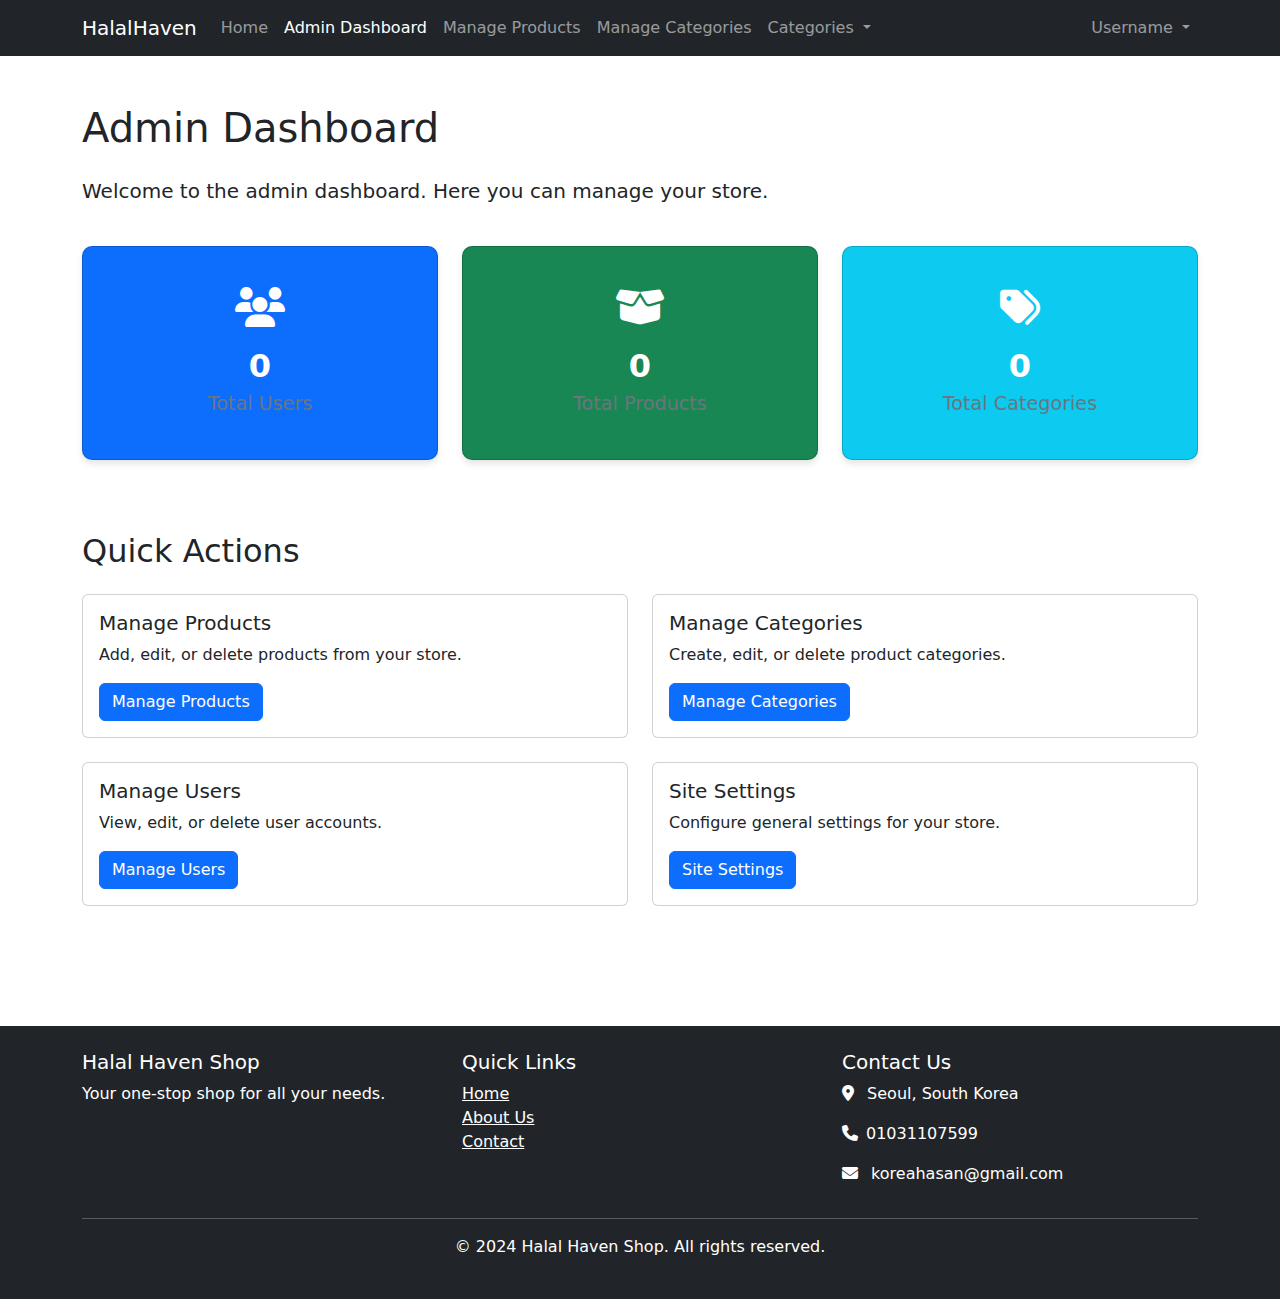
<file: src/main/resources/templates/admin/dashboard.html>
<!DOCTYPE html>
<html lang="en" xmlns:th="http://www.thymeleaf.org" xmlns:sec="http://www.thymeleaf.org/extras/spring-security">
<head>
    <meta charset="UTF-8">
    <meta name="viewport" content="width=device-width, initial-scale=1.0">
    <title>Admin Dashboard | HalalHaven</title>
    <link href="https://cdn.jsdelivr.net/npm/bootstrap@5.3.0/dist/css/bootstrap.min.css" rel="stylesheet">
    <link rel="stylesheet" href="https://cdnjs.cloudflare.com/ajax/libs/font-awesome/6.4.0/css/all.min.css">
    <link rel="stylesheet" th:href="@{/css/styles.css}">

    <!-- Favicon -->
    <link rel="icon" href="/favicon/favicon.ico" sizes="any">
    <link rel="icon" type="image/svg+xml" href="/favicon/favicon.svg">
    <link rel="icon" type="image/png" sizes="96x96" href="/favicon/favicon-96x96.png">
    <link rel="apple-touch-icon" sizes="180x180" href="/favicon/apple-touch-icon.png">
    <link rel="manifest" href="/favicon/site.webmanifest">
    <style>
        .dashboard-card {
            border-radius: 10px;
            box-shadow: 0 4px 6px rgba(0, 0, 0, 0.1);
            transition: transform 0.3s ease;
        }
        .dashboard-card:hover {
            transform: translateY(-5px);
        }
        .dashboard-icon {
            font-size: 2.5rem;
            margin-bottom: 15px;
        }
        .dashboard-number {
            font-size: 2rem;
            font-weight: bold;
        }
        .dashboard-title {
            font-size: 1.2rem;
            color: #6c757d;
        }
    </style>
</head>
<body>
    <!-- Navigation -->
    <nav class="navbar navbar-expand-lg navbar-dark bg-dark">
        <div class="container">
            <a class="navbar-brand" href="/">HalalHaven</a>
            <button class="navbar-toggler" type="button" data-bs-toggle="collapse" data-bs-target="#navbarNav">
                <span class="navbar-toggler-icon"></span>
            </button>
            <div class="collapse navbar-collapse" id="navbarNav">
                <ul class="navbar-nav me-auto">
                    <li class="nav-item">
                        <a class="nav-link" href="/">Home</a>
                    </li>
                    <li class="nav-item">
                        <a class="nav-link active" href="/admin">Admin Dashboard</a>
                    </li>
                    <li class="nav-item">
                        <a class="nav-link" th:href="@{/admin/products}">Manage Products</a>
                    </li>
                    <li class="nav-item">
                        <a class="nav-link" th:href="@{/admin/categories}">Manage Categories</a>
                    </li>
                    <li class="nav-item dropdown">
                        <a class="nav-link dropdown-toggle" href="#" id="navbarDropdown" role="button" data-bs-toggle="dropdown">
                            Categories
                        </a>
                        <ul class="dropdown-menu" aria-labelledby="navbarDropdown">
                            <li th:each="category : ${categories}">
                                <a class="dropdown-item" th:href="@{'/category/' + ${category.categoryId}}" th:text="${category.categoryTitle}"></a>
                            </li>
                        </ul>
                    </li>
                </ul>

                <!-- Authentication Links -->
                <ul class="navbar-nav">
                    <!-- Show these links when user is authenticated -->
                    <li class="nav-item dropdown" sec:authorize="isAuthenticated()">
                        <a class="nav-link dropdown-toggle" href="#" id="userDropdown" role="button" data-bs-toggle="dropdown">
                            <span sec:authentication="name">Username</span>
                        </a>
                        <ul class="dropdown-menu dropdown-menu-end" aria-labelledby="userDropdown">
                            <li>
                                <form th:action="@{/logout}" method="post">
                                    <button class="dropdown-item" type="submit">Logout</button>
                                </form>
                            </li>
                        </ul>
                    </li>
                </ul>
            </div>
        </div>
    </nav>

    <!-- Main Content -->
    <div class="container py-5">
        <div class="row mb-4">
            <div class="col-12">
                <h1 class="mb-4">Admin Dashboard</h1>
                <p class="lead">Welcome to the admin dashboard. Here you can manage your store.</p>
            </div>
        </div>

        <!-- Dashboard Cards -->
        <div class="row mb-5">
            <div class="col-md-4 mb-4">
                <div class="card dashboard-card bg-primary text-white text-center p-4">
                    <div class="card-body">
                        <i class="fas fa-users dashboard-icon"></i>
                        <div class="dashboard-number" th:text="${userCount}">0</div>
                        <div class="dashboard-title">Total Users</div>
                    </div>
                </div>
            </div>
            <div class="col-md-4 mb-4">
                <div class="card dashboard-card bg-success text-white text-center p-4">
                    <div class="card-body">
                        <i class="fas fa-box-open dashboard-icon"></i>
                        <div class="dashboard-number" th:text="${productCount}">0</div>
                        <div class="dashboard-title">Total Products</div>
                    </div>
                </div>
            </div>
            <div class="col-md-4 mb-4">
                <div class="card dashboard-card bg-info text-white text-center p-4">
                    <div class="card-body">
                        <i class="fas fa-tags dashboard-icon"></i>
                        <div class="dashboard-number" th:text="${categoryCount}">0</div>
                        <div class="dashboard-title">Total Categories</div>
                    </div>
                </div>
            </div>
        </div>

        <!-- Quick Actions -->
        <div class="row">
            <div class="col-12">
                <h2 class="mb-4">Quick Actions</h2>
            </div>
            <div class="col-md-6 mb-4">
                <div class="card h-100">
                    <div class="card-body">
                        <h5 class="card-title">Manage Products</h5>
                        <p class="card-text">Add, edit, or delete products from your store.</p>
                        <a th:href="@{/admin/products}" class="btn btn-primary">Manage Products</a>
                    </div>
                </div>
            </div>
            <div class="col-md-6 mb-4">
                <div class="card h-100">
                    <div class="card-body">
                        <h5 class="card-title">Manage Categories</h5>
                        <p class="card-text">Create, edit, or delete product categories.</p>
                        <a th:href="@{/admin/categories}" class="btn btn-primary">Manage Categories</a>
                    </div>
                </div>
            </div>
            <div class="col-md-6 mb-4">
                <div class="card h-100">
                    <div class="card-body">
                        <h5 class="card-title">Manage Users</h5>
                        <p class="card-text">View, edit, or delete user accounts.</p>
                        <a href="#" class="btn btn-primary">Manage Users</a>
                    </div>
                </div>
            </div>
            <div class="col-md-6 mb-4">
                <div class="card h-100">
                    <div class="card-body">
                        <h5 class="card-title">Site Settings</h5>
                        <p class="card-text">Configure general settings for your store.</p>
                        <a href="#" class="btn btn-primary">Site Settings</a>
                    </div>
                </div>
            </div>
        </div>
    </div>

    <!-- Footer -->
    <footer class="bg-dark text-white py-4 mt-5">
        <div class="container">
            <div class="row">
                <div class="col-md-4">
                    <h5>Halal Haven Shop</h5>
                    <p>Your one-stop shop for all your needs.</p>
                </div>
                <div class="col-md-4">
                    <h5>Quick Links</h5>
                    <ul class="list-unstyled">
                        <li><a href="/" class="text-white">Home</a></li>
                        <li><a href="#" class="text-white">About Us</a></li>
                        <li><a href="#" class="text-white">Contact</a></li>
                    </ul>
                </div>
                <div class="col-md-4">
                    <h5>Contact Us</h5>
                    <address>
                        <p><i class="fas fa-map-marker-alt me-2"></i> Seoul, South Korea</p>
                        <p><i class="fas fa-phone me-2"></i>01031107599</p>
                        <p><i class="fas fa-envelope me-2"></i> koreahasan@gmail.com</p>
                    </address>
                </div>
            </div>
            <hr>
            <div class="text-center">
                <p>&copy; 2024 Halal Haven Shop. All rights reserved.</p>
            </div>
        </div>
    </footer>

    <script src="https://cdn.jsdelivr.net/npm/bootstrap@5.3.0/dist/js/bootstrap.bundle.min.js"></script>
</body>
</html>
</file>
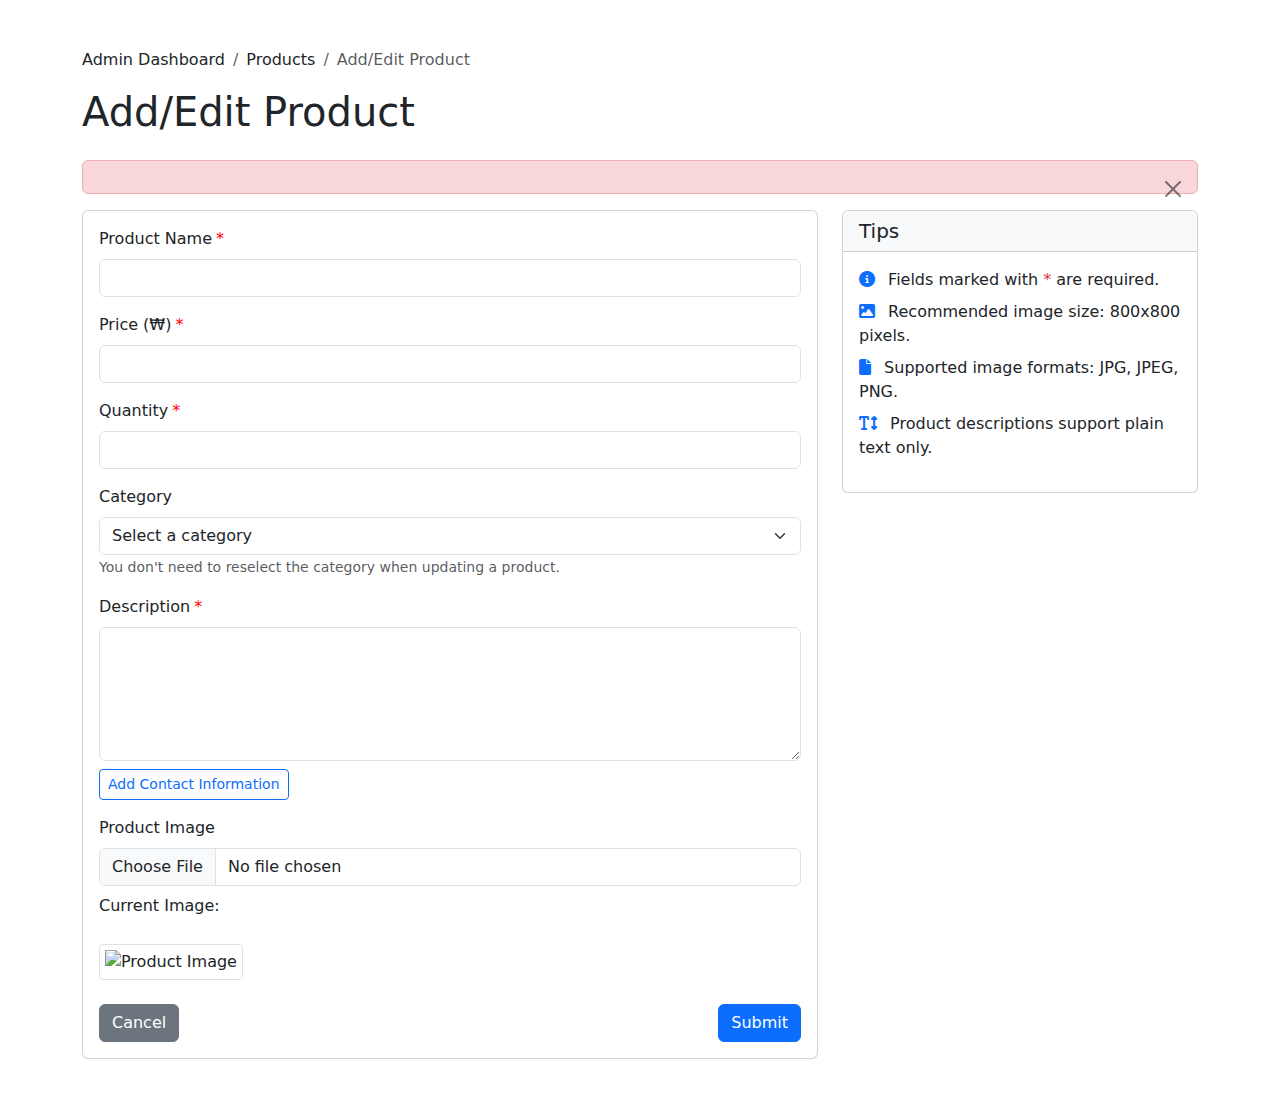
<file: src/main/resources/templates/admin/product-form.html>
<!DOCTYPE html>
<html lang="en" xmlns:th="http://www.thymeleaf.org" xmlns:sec="http://www.thymeleaf.org/extras/spring-security">
<head>
    <meta charset="UTF-8">
    <meta name="viewport" content="width=device-width, initial-scale=1.0">
    <title th:text="${isEdit ? 'Edit Product' : 'Add New Product'} + ' | Admin Dashboard'">Add/Edit Product | Admin Dashboard</title>
    <link href="https://cdn.jsdelivr.net/npm/bootstrap@5.3.0/dist/css/bootstrap.min.css" rel="stylesheet">
    <link rel="stylesheet" href="https://cdnjs.cloudflare.com/ajax/libs/font-awesome/6.4.0/css/all.min.css">
    <link rel="stylesheet" th:href="@{/css/styles.css}">

    <!-- Favicon -->
    <link rel="icon" href="/favicon/favicon.ico" sizes="any">
    <link rel="icon" type="image/svg+xml" href="/favicon/favicon.svg">
    <link rel="icon" type="image/png" sizes="96x96" href="/favicon/favicon-96x96.png">
    <link rel="apple-touch-icon" sizes="180x180" href="/favicon/apple-touch-icon.png">
    <link rel="manifest" href="/favicon/site.webmanifest">
    <style>
        .product-image-preview {
            max-width: 200px;
            max-height: 200px;
            object-fit: contain;
            border: 1px solid #dee2e6;
            border-radius: 4px;
            padding: 5px;
            margin-top: 10px;
        }
        .required-field::after {
            content: "*";
            color: red;
            margin-left: 4px;
        }
        /* Loading Animation Styles */
        .loading-overlay {
            position: fixed;
            top: 0;
            left: 0;
            width: 100%;
            height: 100%;
            background-color: rgba(255, 255, 255, 0.8);
            display: flex;
            justify-content: center;
            align-items: center;
            z-index: 9999;
            visibility: hidden;
            opacity: 0;
            transition: visibility 0s, opacity 0.3s linear;
        }
        .loading-overlay.show {
            visibility: visible;
            opacity: 1;
        }
        .spinner {
            width: 60px;
            height: 60px;
            border: 6px solid #f3f3f3;
            border-top: 6px solid #007bff;
            border-radius: 50%;
            animation: spin 1s linear infinite;
        }
        .loading-text {
            margin-top: 15px;
            font-weight: bold;
            color: #007bff;
        }
        @keyframes spin {
            0% { transform: rotate(0deg); }
            100% { transform: rotate(360deg); }
        }
    </style>
</head>
<body>
    <!-- Loading Overlay -->
    <div class="loading-overlay" id="loadingOverlay">
        <div class="d-flex flex-column align-items-center">
            <div class="spinner"></div>
            <div class="loading-text">Processing, please wait...</div>
        </div>
    </div>

    <!-- Navigation -->
<!--    <div th:replace="fragments/header :: header"></div>-->

    <!-- Main Content -->
    <div class="container py-5">
        <div class="row">
            <div class="col-12">
                <nav aria-label="breadcrumb">
                    <ol class="breadcrumb">
                        <li class="breadcrumb-item"><a th:href="@{/admin}">Admin Dashboard</a></li>
                        <li class="breadcrumb-item"><a th:href="@{/admin/products}">Products</a></li>
                        <li class="breadcrumb-item active" aria-current="page" th:text="${isEdit ? 'Edit Product' : 'Add New Product'}">Add/Edit Product</li>
                    </ol>
                </nav>

                <h1 class="mb-4" th:text="${isEdit ? 'Edit Product' : 'Add New Product'}">Add/Edit Product</h1>

                <!-- Alert Messages -->
                <div th:if="${error}" class="alert alert-danger alert-dismissible fade show" role="alert">
                    <span th:text="${error}"></span>
                    <button type="button" class="btn-close" data-bs-dismiss="alert" aria-label="Close"></button>
                </div>
            </div>
        </div>

        <div class="row">
            <div class="col-lg-8">
                <div class="card">
                    <div class="card-body">
                        <form id="productForm" th:action="${isEdit ? '/admin/products/' + product.id : '/admin/products'}" 
                              method="post" 
                              enctype="multipart/form-data" 
                              th:object="${product}">

                            <!-- Product Name -->
                            <div class="mb-3">
                                <label for="productName" class="form-label required-field">Product Name</label>
                                <input type="text" class="form-control" id="productName" name="productName" 
                                       th:field="*{productName}" required>
                            </div>

                            <!-- Product Price -->
                            <div class="mb-3">
                                <label for="productPrice" class="form-label required-field">Price (₩)</label>
                                <input type="number" class="form-control" id="productPrice" name="productPrice" 
                                       th:field="*{productPrice}" step="0.01" min="0" required>
                            </div>

                            <!-- Product Quantity -->
                            <div class="mb-3">
                                <label for="quantity" class="form-label required-field">Quantity</label>
                                <input type="text" class="form-control" id="quantity" name="quantity" 
                                       th:field="*{quantity}" required>
                            </div>

                            <!-- Product Category -->
                            <div class="mb-3">
                                <label for="categoryId" class="form-label" th:classappend="${!isEdit ? 'required-field' : ''}">Category</label>
                                <select class="form-select" id="categoryId" name="categoryId" th:required="${!isEdit}">
                                    <option value="">Select a category</option>
                                    <option th:each="category : ${categories}" 
                                            th:value="${category.categoryId}" 
                                            th:text="${category.categoryTitle}"></option>
                                </select>
                                <small class="text-muted" th:if="${isEdit}">You don't need to reselect the category when updating a product.</small>
                            </div>

                            <!-- Product Description -->
                            <div class="mb-3">
                                <label for="description" class="form-label required-field">Description</label>
                                <textarea class="form-control" id="description" name="description" 
                                          th:field="*{description}" rows="5" required></textarea>
                                <div class="mt-2" th:if="${!isEdit}">
                                    <button type="button" class="btn btn-sm btn-outline-primary" id="addDefaultInfo">Add Contact Information</button>
                                </div>
                            </div>

                            <!-- Product Image -->
                            <div class="mb-3">
                                <label for="productImage" class="form-label" th:text="${isEdit ? 'Change Image' : 'Product Image'}">Product Image</label>
                                <input type="file" class="form-control" id="productImage" name="productImage" 
                                       accept="image/*" th:required="${!isEdit}">

                                <!-- Image Preview (for edit mode) -->
                                <div th:if="${isEdit && product.id != null}" class="mt-2">
                                    <p>Current Image:</p>
                                    <img th:src="@{'/api/v1/product/image/' + ${product.id}}" class="product-image-preview" alt="Product Image">
                                </div>
                            </div>

                            <!-- Submit Buttons -->
                            <div class="d-flex justify-content-between mt-4">
                                <a th:href="@{/admin/products}" class="btn btn-secondary">Cancel</a>
                                <button type="submit" class="btn btn-primary" th:text="${isEdit ? 'Update Product' : 'Create Product'}">Submit</button>
                            </div>
                        </form>
                    </div>
                </div>
            </div>

            <div class="col-lg-4">
                <div class="card">
                    <div class="card-header bg-light">
                        <h5 class="mb-0">Tips</h5>
                    </div>
                    <div class="card-body">
                        <ul class="list-unstyled">
                            <li class="mb-2"><i class="fas fa-info-circle text-primary me-2"></i> Fields marked with <span class="text-danger">*</span> are required.</li>
                            <li class="mb-2"><i class="fas fa-image text-primary me-2"></i> Recommended image size: 800x800 pixels.</li>
                            <li class="mb-2"><i class="fas fa-file text-primary me-2"></i> Supported image formats: JPG, JPEG, PNG.</li>
                            <li class="mb-2"><i class="fas fa-text-height text-primary me-2"></i> Product descriptions support plain text only.</li>
                        </ul>
                    </div>
                </div>
            </div>
        </div>
    </div>

    <!-- Footer -->
    <div th:replace="fragments/footer :: footer"></div>

    <script src="https://cdn.jsdelivr.net/npm/bootstrap@5.3.0/dist/js/bootstrap.bundle.min.js"></script>
    <script>
        // Preview image before upload
        document.getElementById('productImage').addEventListener('change', function(event) {
            const file = event.target.files[0];
            if (file) {
                const reader = new FileReader();
                reader.onload = function(e) {
                    // Create or update image preview
                    let previewContainer = document.querySelector('.product-image-preview');
                    if (!previewContainer) {
                        previewContainer = document.createElement('img');
                        previewContainer.className = 'product-image-preview';
                        event.target.parentNode.appendChild(previewContainer);
                    }
                    previewContainer.src = e.target.result;
                };
                reader.readAsDataURL(file);
            }
        });

        // Add default contact information to description
        document.addEventListener('DOMContentLoaded', function() {
            const addDefaultInfoBtn = document.getElementById('addDefaultInfo');
            if (addDefaultInfoBtn) {
                addDefaultInfoBtn.addEventListener('click', function() {
                    const descriptionField = document.getElementById('description');
                    const defaultInfo = `For inquire: +82 010-3110-7599\n\nEmail: koreahasan@gmail.com\nNaver Map: https://naver.me/x9zuaBqW\nKakao Map: https://kko.kakao.com/7KfdxEHSon`;

                    // Add the default info to the description field
                    descriptionField.value = defaultInfo + (descriptionField.value ? '\n\n' + descriptionField.value : '');
                });
            }

            // No need for category pre-selection as it's handled by the form

            // Loading animation for form submission
            const productForm = document.getElementById('productForm');
            const loadingOverlay = document.getElementById('loadingOverlay');

            if (productForm && loadingOverlay) {
                productForm.addEventListener('submit', function(event) {
                    // Validate form before showing loading overlay
                    if (productForm.checkValidity()) {
                        // Show loading overlay
                        loadingOverlay.classList.add('show');

                        // Allow form submission to proceed
                        return true;
                    }
                });
            }
        });
    </script>
</body>
</html>
</file>
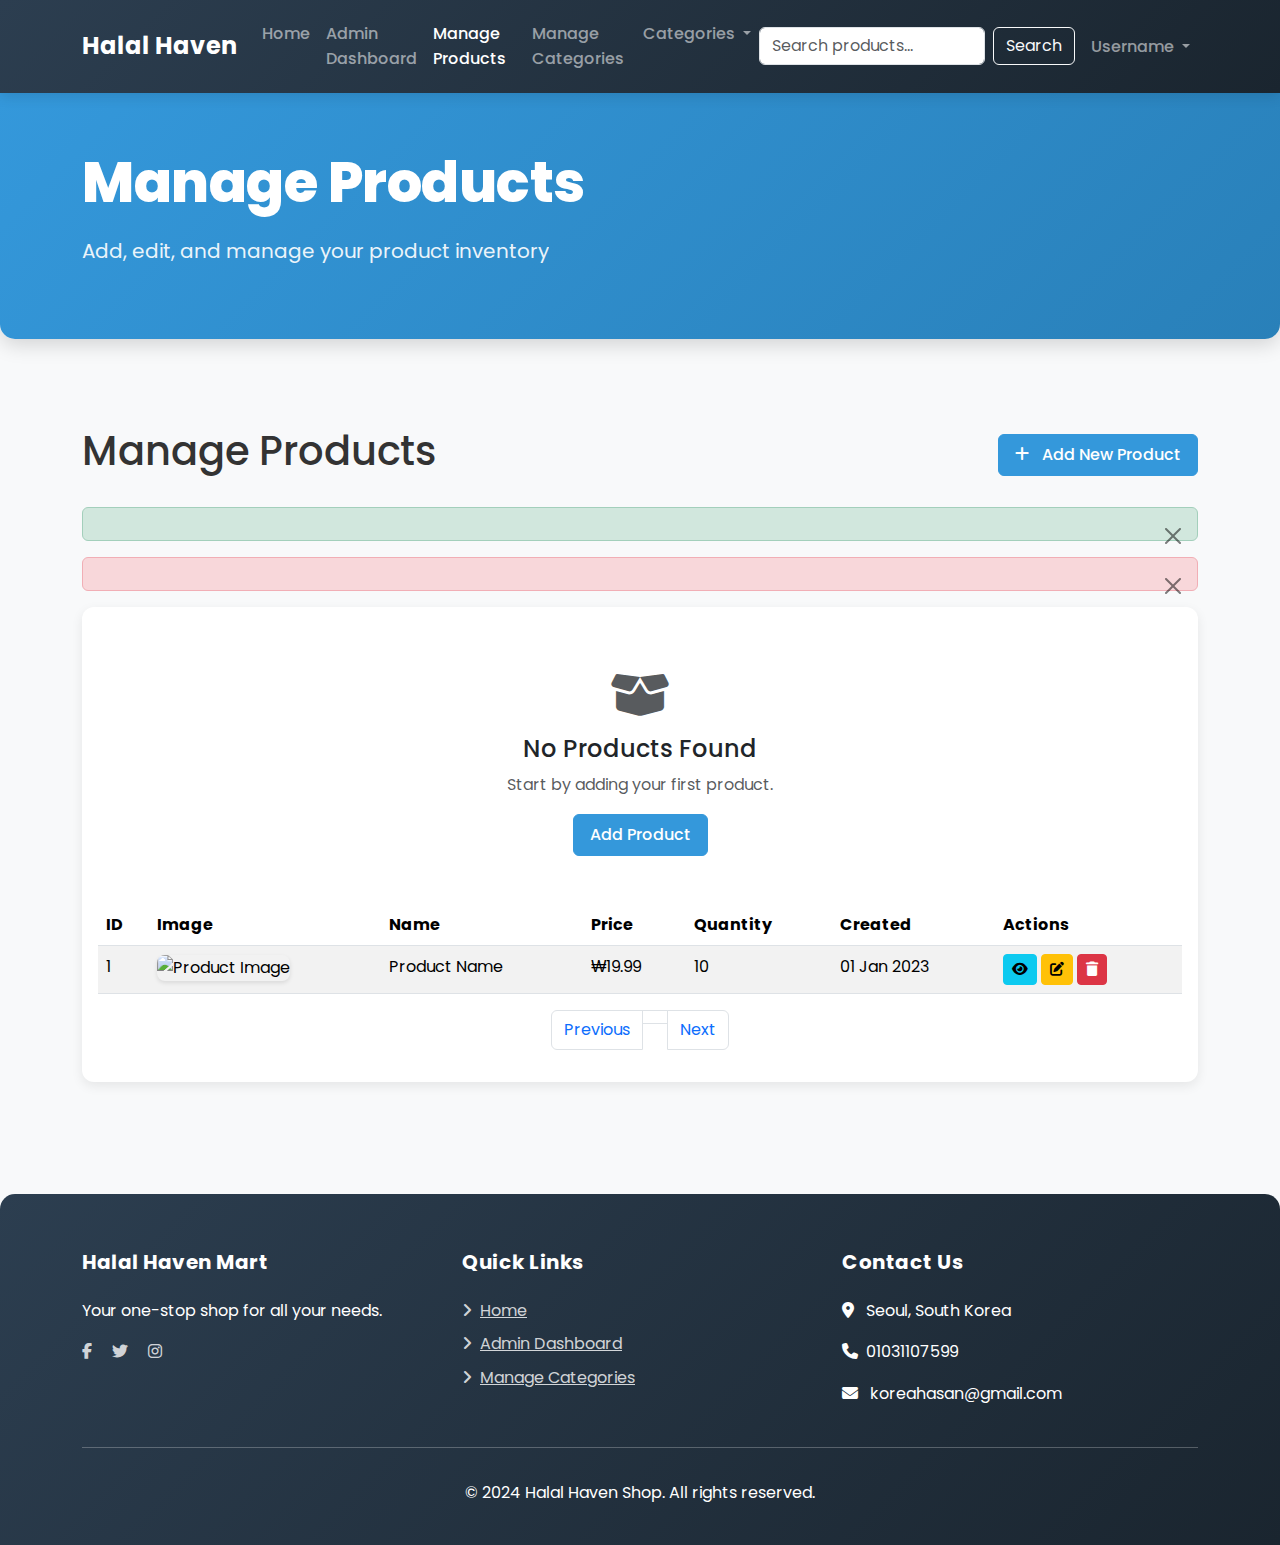
<file: src/main/resources/templates/admin/products.html>
<!DOCTYPE html>
<html lang="en" xmlns:th="http://www.thymeleaf.org" xmlns:sec="http://www.thymeleaf.org/extras/spring-security">
<head>
    <meta charset="UTF-8">
    <meta name="viewport" content="width=device-width, initial-scale=1.0">
    <title>Manage Products | Admin Dashboard</title>
    <link href="https://cdn.jsdelivr.net/npm/bootstrap@5.3.0/dist/css/bootstrap.min.css" rel="stylesheet">
    <link rel="stylesheet" href="https://cdnjs.cloudflare.com/ajax/libs/font-awesome/6.4.0/css/all.min.css">
    <link rel="preconnect" href="https://fonts.googleapis.com">
    <link rel="preconnect" href="https://fonts.gstatic.com" crossorigin>
    <link href="https://fonts.googleapis.com/css2?family=Poppins:wght@300;400;500;600;700&display=swap" rel="stylesheet">
    <link rel="stylesheet" th:href="@{/css/styles.css}">

    <!-- Favicon -->
    <link rel="icon" href="/favicon/favicon.ico" sizes="any">
    <link rel="icon" type="image/svg+xml" href="/favicon/favicon.svg">
    <link rel="icon" type="image/png" sizes="96x96" href="/favicon/favicon-96x96.png">
    <link rel="apple-touch-icon" sizes="180x180" href="/favicon/apple-touch-icon.png">
    <link rel="manifest" href="/favicon/site.webmanifest">
    <style>
        body {
            font-family: 'Poppins', sans-serif;
            background-color: #f8f9fa;
            color: #333;
            line-height: 1.6;
        }
        /* Modern Navbar */
        .navbar {
            box-shadow: 0 4px 12px rgba(0,0,0,0.1);
            background: linear-gradient(135deg, #2c3e50 0%, #1a252f 100%);
            padding: 0.8rem 1rem;
        }
        .navbar-brand {
            font-weight: 700;
            letter-spacing: 0.5px;
            font-size: 1.5rem;
        }
        .nav-link {
            font-weight: 500;
            padding: 0.5rem 1rem;
            transition: all 0.3s ease;
        }
        .nav-link:hover {
            color: #3498db !important;
        }
        /* Enhanced Hero Section */
        .hero-section {
            background: linear-gradient(135deg, #3498db 0%, #2980b9 100%);
            padding: 3.5rem 0;
            margin-bottom: 2.5rem;
            border-radius: 0 0 15px 15px;
            box-shadow: 0 6px 20px rgba(0,0,0,0.15);
        }
        .hero-title {
            font-weight: 800;
            margin-bottom: 1.2rem;
            letter-spacing: -0.5px;
        }
        .hero-text {
            font-weight: 400;
            font-size: 1.25rem;
            opacity: 0.9;
        }
        /* Modern Footer */
        .footer {
            background: linear-gradient(135deg, #2c3e50 0%, #1a252f 100%);
            padding: 3.5rem 0 1.5rem;
            margin-top: 4rem;
            border-radius: 15px 15px 0 0;
        }
        .footer h5 {
            font-weight: 700;
            margin-bottom: 1.5rem;
            color: #fff;
            letter-spacing: 0.5px;
        }
        .footer a {
            transition: all 0.3s ease;
            color: rgba(255,255,255,0.8) !important;
        }
        .footer a:hover {
            color: #3498db !important;
            text-decoration: none;
            transform: translateX(5px);
        }
        /* Button Styling */
        .btn-primary {
            background-color: #3498db;
            border-color: #3498db;
            border-radius: 6px;
            font-weight: 500;
            padding: 0.5rem 1rem;
            transition: all 0.3s ease;
        }
        .btn-primary:hover {
            background-color: #2980b9;
            border-color: #2980b9;
            transform: translateY(-2px);
            box-shadow: 0 4px 8px rgba(0,0,0,0.1);
        }
        /* Card Styling */
        .card {
            border: none;
            border-radius: 12px;
            overflow: hidden;
            transition: all 0.3s ease;
            box-shadow: 0 4px 12px rgba(0,0,0,0.08);
        }
        .card:hover {
            box-shadow: 0 6px 16px rgba(0,0,0,0.12);
        }
        /* Admin specific styles */
        .product-thumbnail {
            width: 60px;
            height: 60px;
            object-fit: cover;
            border-radius: 8px;
            box-shadow: 0 2px 4px rgba(0,0,0,0.1);
            transition: all 0.3s ease;
        }
        .product-thumbnail:hover {
            transform: scale(1.05);
        }
        .table-actions .btn {
            padding: 0.25rem 0.5rem;
            font-size: 0.875rem;
            border-radius: 4px;
            transition: all 0.3s ease;
        }
        .table-actions .btn:hover {
            transform: translateY(-2px);
            box-shadow: 0 2px 4px rgba(0,0,0,0.1);
        }
        .table-striped tbody tr:nth-of-type(odd) {
            background-color: rgba(52, 152, 219, 0.05);
        }
        .table-hover tbody tr:hover {
            background-color: rgba(52, 152, 219, 0.1);
        }
    </style>
</head>
<body>
    <!-- Navigation -->
    <nav class="navbar navbar-expand-lg navbar-dark">
        <div class="container">
            <a class="navbar-brand" href="/">Halal Haven</a>
            <button class="navbar-toggler" type="button" data-bs-toggle="collapse" data-bs-target="#navbarNav">
                <span class="navbar-toggler-icon"></span>
            </button>
            <div class="collapse navbar-collapse" id="navbarNav">
                <ul class="navbar-nav me-auto">
                    <li class="nav-item">
                        <a class="nav-link" href="/">Home</a>
                    </li>
                    <li class="nav-item">
                        <a class="nav-link" th:href="@{/admin}">Admin Dashboard</a>
                    </li>
                    <li class="nav-item">
                        <a class="nav-link active" th:href="@{/admin/products}">Manage Products</a>
                    </li>
                    <li class="nav-item">
                        <a class="nav-link" th:href="@{/admin/categories}">Manage Categories</a>
                    </li>
                    <li class="nav-item dropdown">
                        <a class="nav-link dropdown-toggle" href="#" id="navbarDropdown" role="button" data-bs-toggle="dropdown">
                            Categories
                        </a>
                        <ul class="dropdown-menu" aria-labelledby="navbarDropdown">
                            <li th:each="category : ${categories}">
                                <a class="dropdown-item" th:href="@{'/category/' + ${category.categoryId}}" th:text="${category.categoryTitle}"></a>
                            </li>
                        </ul>
                    </li>
                </ul>

                <form class="d-flex me-2" th:action="@{/search}" method="get">
                    <input class="form-control me-2" type="search" name="keyword" placeholder="Search products..." aria-label="Search" required>
                    <button class="btn btn-outline-light" type="submit">Search</button>
                </form>

                <!-- Authentication Links -->
                <ul class="navbar-nav">
                    <!-- Show these links when user is authenticated -->
                    <li class="nav-item dropdown" sec:authorize="isAuthenticated()">
                        <a class="nav-link dropdown-toggle" href="#" id="userDropdown" role="button" data-bs-toggle="dropdown">
                            <span sec:authentication="name">Username</span>
                        </a>
                        <ul class="dropdown-menu dropdown-menu-end" aria-labelledby="userDropdown">
                            <li>
                                <form th:action="@{/logout}" method="post">
                                    <button class="dropdown-item" type="submit">Logout</button>
                                </form>
                            </li>
                        </ul>
                    </li>
                </ul>
            </div>
        </div>
    </nav>

    <!-- Hero Section -->
    <div class="hero-section text-white">
        <div class="container">
            <h1 class="hero-title display-4">Manage Products</h1>
            <p class="hero-text">Add, edit, and manage your product inventory</p>
        </div>
    </div>

    <!-- Main Content -->
    <div class="container py-5">
        <div class="d-flex justify-content-between align-items-center mb-4">
            <h1>Manage Products</h1>
            <a th:href="@{/admin/products/new}" class="btn btn-primary">
                <i class="fas fa-plus me-2"></i> Add New Product
            </a>
        </div>

        <!-- Alert Messages -->
        <div th:if="${success}" class="alert alert-success alert-dismissible fade show" role="alert">
            <span th:text="${success}"></span>
            <button type="button" class="btn-close" data-bs-dismiss="alert" aria-label="Close"></button>
        </div>

        <div th:if="${error}" class="alert alert-danger alert-dismissible fade show" role="alert">
            <span th:text="${error}"></span>
            <button type="button" class="btn-close" data-bs-dismiss="alert" aria-label="Close"></button>
        </div>

        <!-- Products Table -->
        <div class="card">
            <div class="card-body">
                <div th:if="${products.isEmpty()}" class="text-center py-5">
                    <i class="fas fa-box-open fa-3x text-muted mb-3"></i>
                    <h4>No Products Found</h4>
                    <p class="text-muted">Start by adding your first product.</p>
                    <a th:href="@{/admin/products/new}" class="btn btn-primary">Add Product</a>
                </div>

                <div th:if="${!products.isEmpty()}" class="table-responsive">
                    <table class="table table-striped table-hover">
                        <thead>
                            <tr>
                                <th>ID</th>
                                <th>Image</th>
                                <th>Name</th>
                                <th>Price</th>
                                <th>Quantity</th>
                                <th>Created</th>
                                <th>Actions</th>
                            </tr>
                        </thead>
                        <tbody>
                            <tr th:each="product : ${products}">
                                <td th:text="${product.id}">1</td>
                                <td>
                                    <img th:src="@{'/api/v1/product/image/' + ${product.id}}" class="product-thumbnail" alt="Product Image">
                                </td>
                                <td th:text="${product.productName}">Product Name</td>
                                <td>₩<span th:text="${product.productPrice}">19.99</span></td>
                                <td th:text="${product.quantity}">10</td>
                                <td th:text="${#dates.format(product.createdAt, 'dd MMM yyyy')}">01 Jan 2023</td>
                                <td class="table-actions">
                                    <a th:href="@{'/product/' + ${product.id}}" class="btn btn-sm btn-info" title="View">
                                        <i class="fas fa-eye"></i>
                                    </a>
                                    <a th:href="@{'/admin/products/' + ${product.id} + '/edit'}" class="btn btn-sm btn-warning" title="Edit">
                                        <i class="fas fa-edit"></i>
                                    </a>
                                    <a th:href="@{'/admin/products/' + ${product.id} + '/delete'}" class="btn btn-sm btn-danger" 
                                       onclick="return confirm('Are you sure you want to delete this product?')" title="Delete">
                                        <i class="fas fa-trash"></i>
                                    </a>
                                </td>
                            </tr>
                        </tbody>
                    </table>
                </div>

                <!-- Pagination -->
                <nav th:if="${totalPages > 1}">
                    <ul class="pagination justify-content-center">
                        <!-- Previous Button -->
                        <li class="page-item" th:classappend="${currentPage == 0} ? 'disabled' : ''">
                            <a class="page-link" th:href="@{'/admin/products?pageNumber=' + ${currentPage - 1} + '&pageSize=' + ${pageSize}}">Previous</a>
                        </li>

                        <!-- Page Numbers -->
                        <li class="page-item" th:each="i : ${#numbers.sequence(0, totalPages - 1)}" 
                            th:classappend="${currentPage == i} ? 'active' : ''">
                            <a class="page-link" th:href="@{'/admin/products?pageNumber=' + ${i} + '&pageSize=' + ${pageSize}}" 
                               th:text="${i + 1}"></a>
                        </li>

                        <!-- Next Button -->
                        <li class="page-item" th:classappend="${currentPage == totalPages - 1} ? 'disabled' : ''">
                            <a class="page-link" th:href="@{'/admin/products?pageNumber=' + ${currentPage + 1} + '&pageSize=' + ${pageSize}}">Next</a>
                        </li>
                    </ul>
                </nav>
            </div>
        </div>
    </div>

    <!-- Footer -->
    <footer class="footer text-white">
        <div class="container">
            <div class="row">
                <div class="col-md-4">
                    <h5>Halal Haven Mart</h5>
                    <p>Your one-stop shop for all your needs.</p>
                    <div class="mt-3">
                        <a href="#" class="text-white me-3"><i class="fab fa-facebook-f"></i></a>
                        <a href="#" class="text-white me-3"><i class="fab fa-twitter"></i></a>
                        <a href="#" class="text-white me-3"><i class="fab fa-instagram"></i></a>
                    </div>
                </div>
                <div class="col-md-4">
                    <h5>Quick Links</h5>
                    <ul class="list-unstyled">
                        <li class="mb-2"><a href="/" class="text-white"><i class="fas fa-angle-right me-2"></i>Home</a></li>
                        <li class="mb-2"><a th:href="@{/admin}" class="text-white"><i class="fas fa-angle-right me-2"></i>Admin Dashboard</a></li>
                        <li class="mb-2"><a th:href="@{/admin/categories}" class="text-white"><i class="fas fa-angle-right me-2"></i>Manage Categories</a></li>
                    </ul>
                </div>
                <div class="col-md-4">
                    <h5>Contact Us</h5>
                    <address>
                        <p><i class="fas fa-map-marker-alt me-2"></i> Seoul, South Korea</p>
                        <p><i class="fas fa-phone me-2"></i>01031107599</p>
                        <p><i class="fas fa-envelope me-2"></i> koreahasan@gmail.com</p>
                    </address>
                </div>
            </div>
            <hr class="mt-4">
            <div class="text-center py-3">
                <p class="mb-0">&copy; 2024 Halal Haven Shop. All rights reserved.</p>
            </div>
        </div>
    </footer>

    <script src="https://cdn.jsdelivr.net/npm/bootstrap@5.3.0/dist/js/bootstrap.bundle.min.js"></script>
</body>
</html>
</file>
